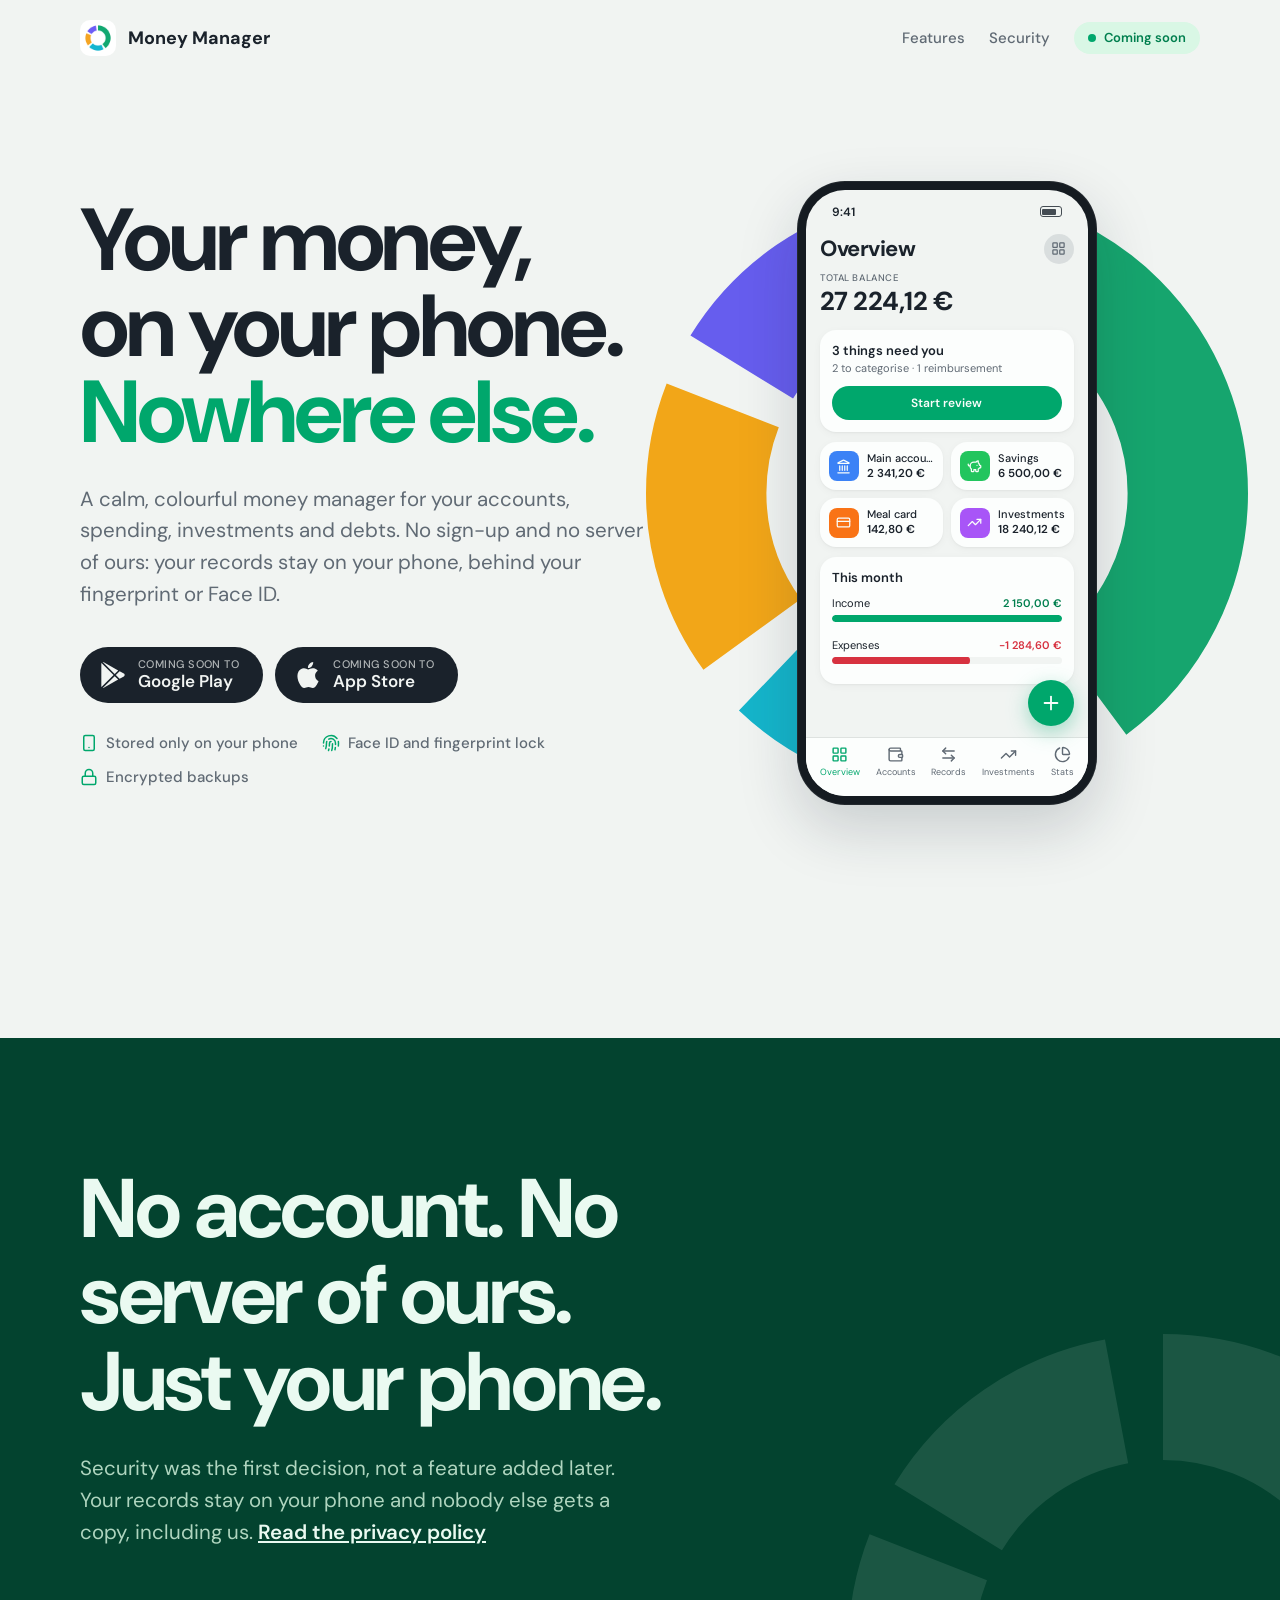
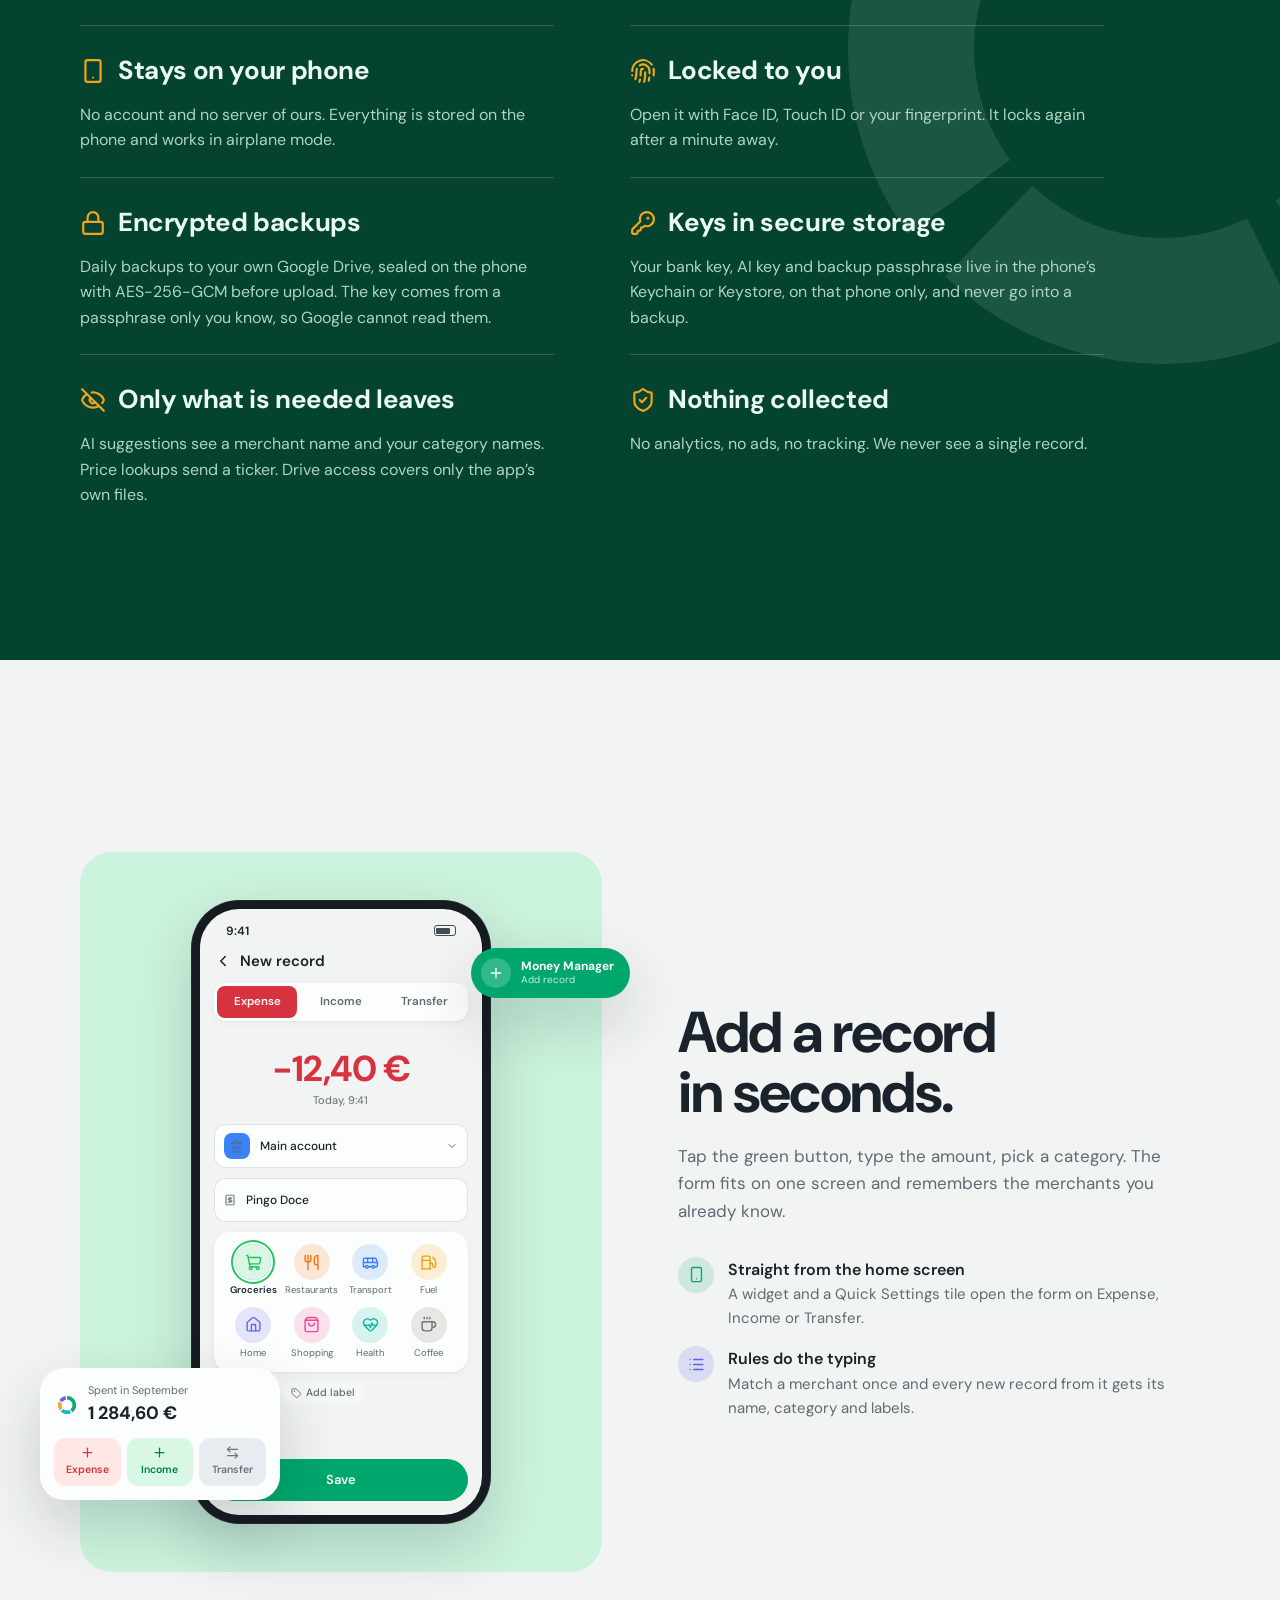
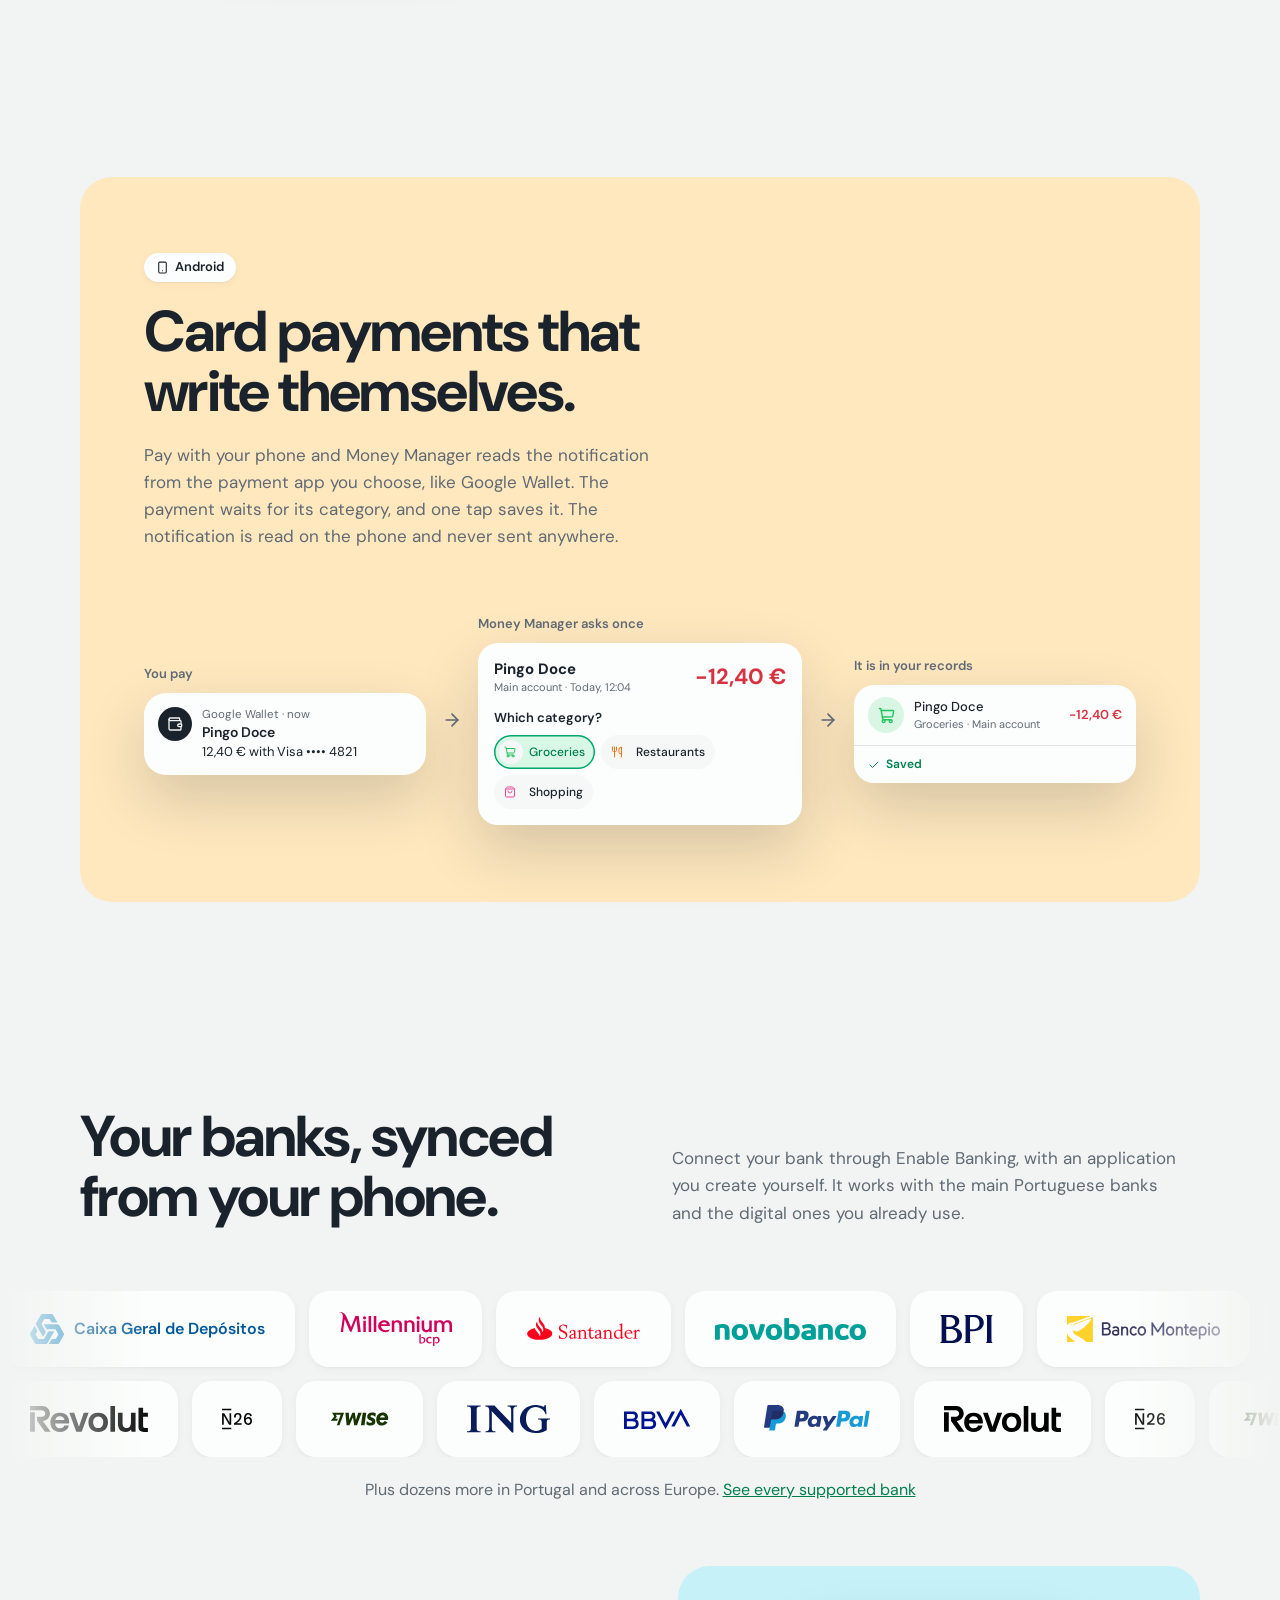
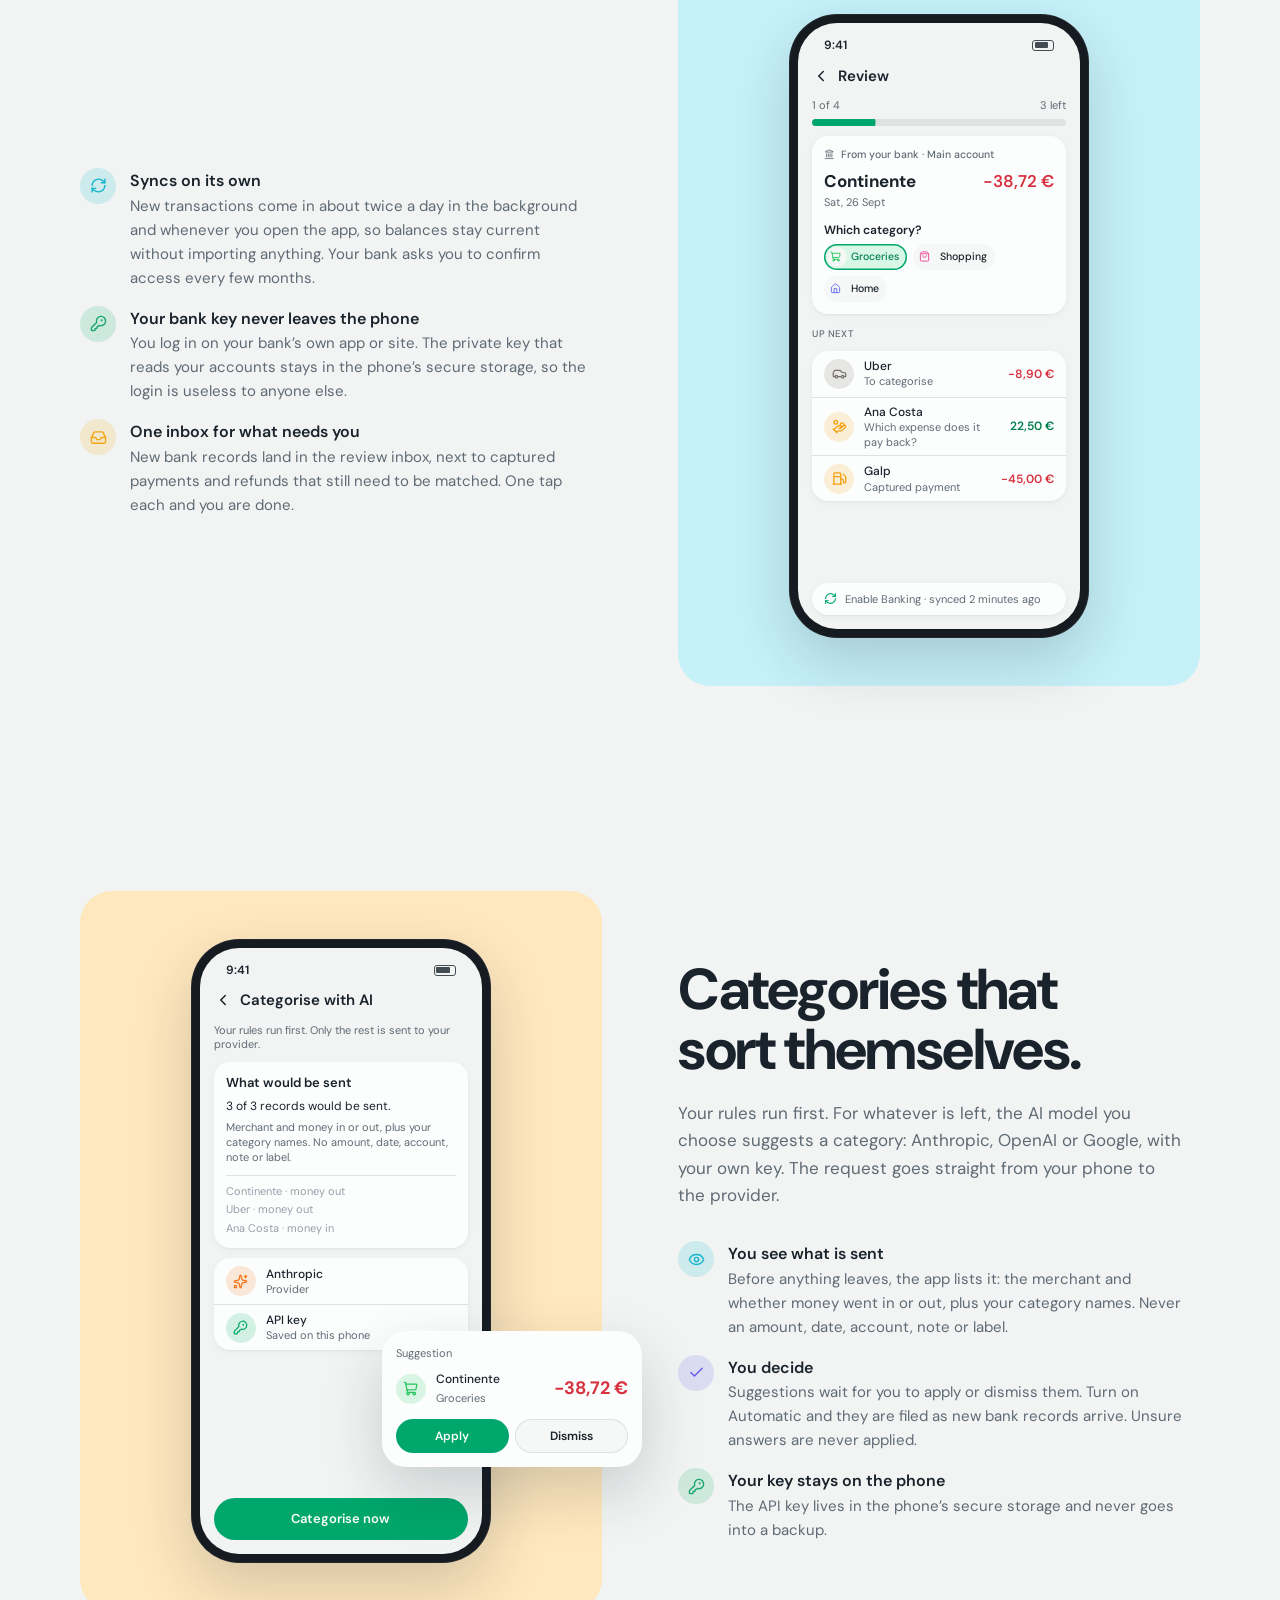
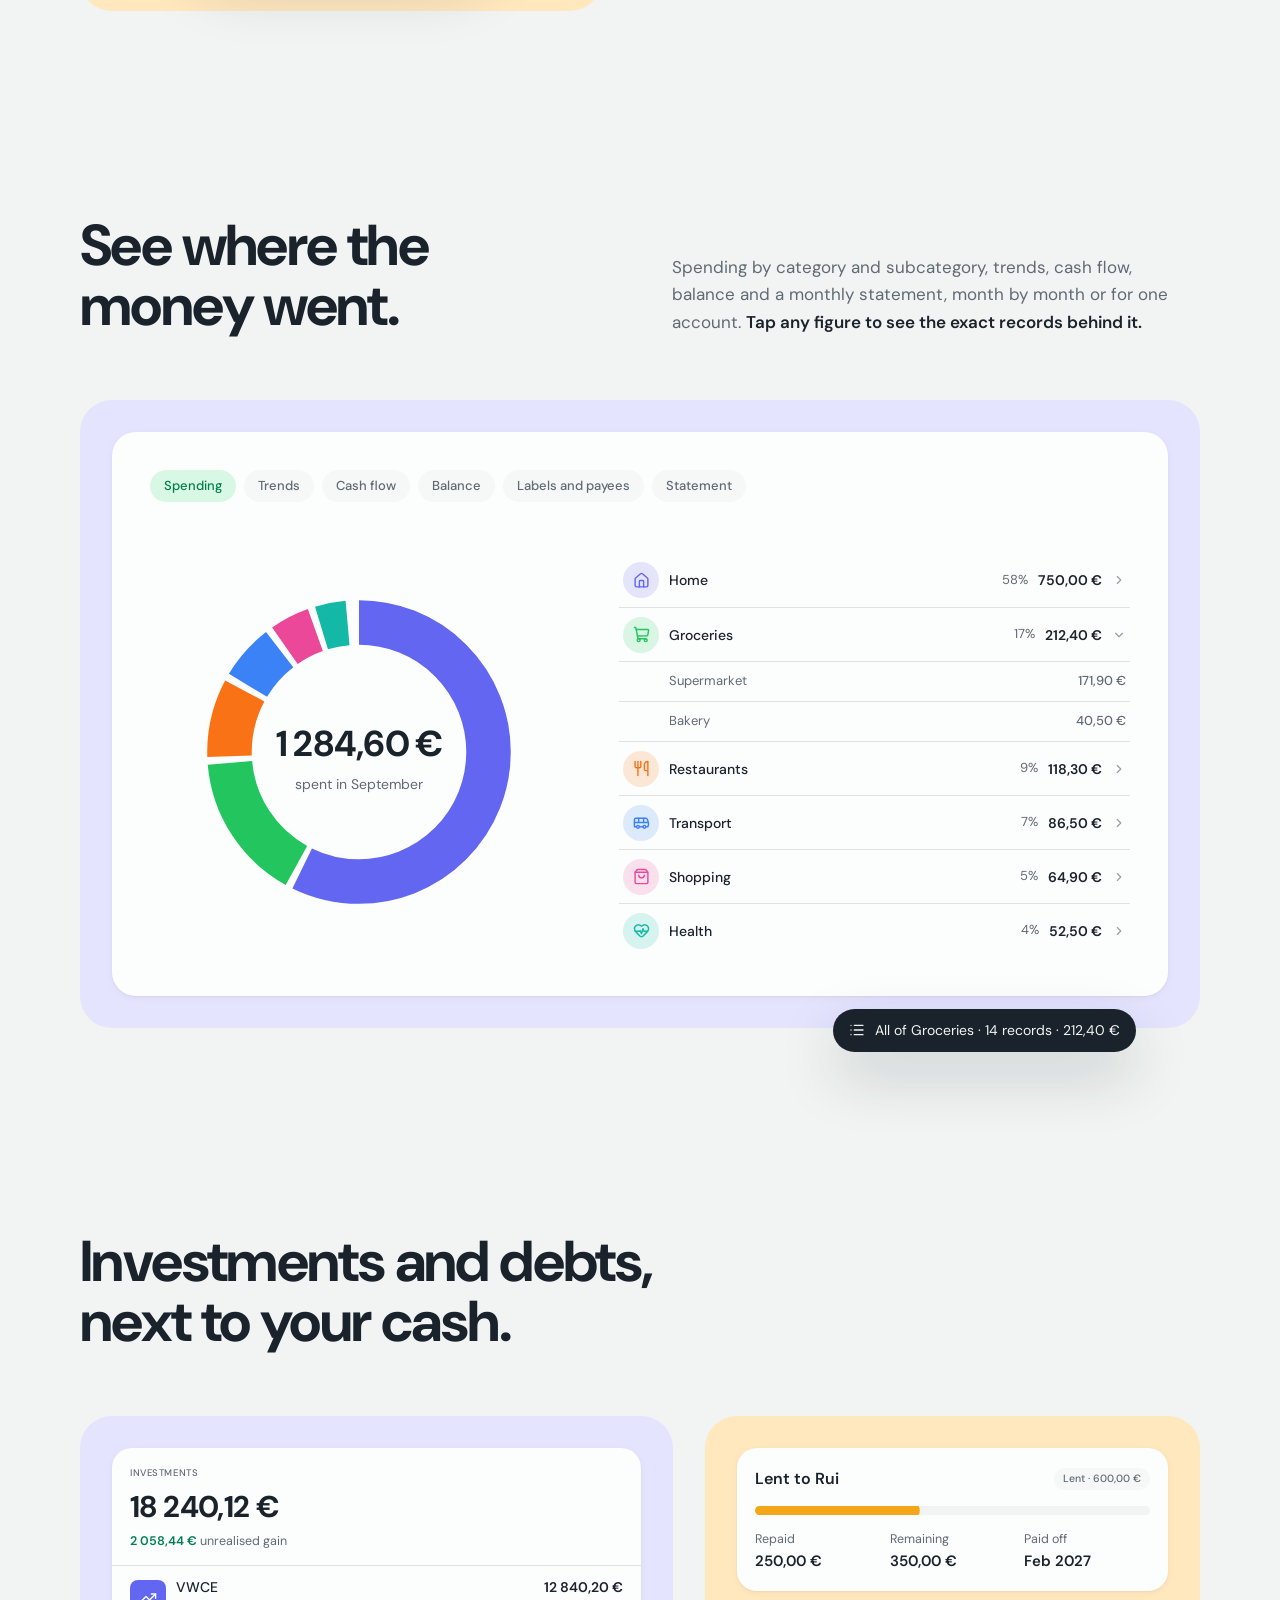
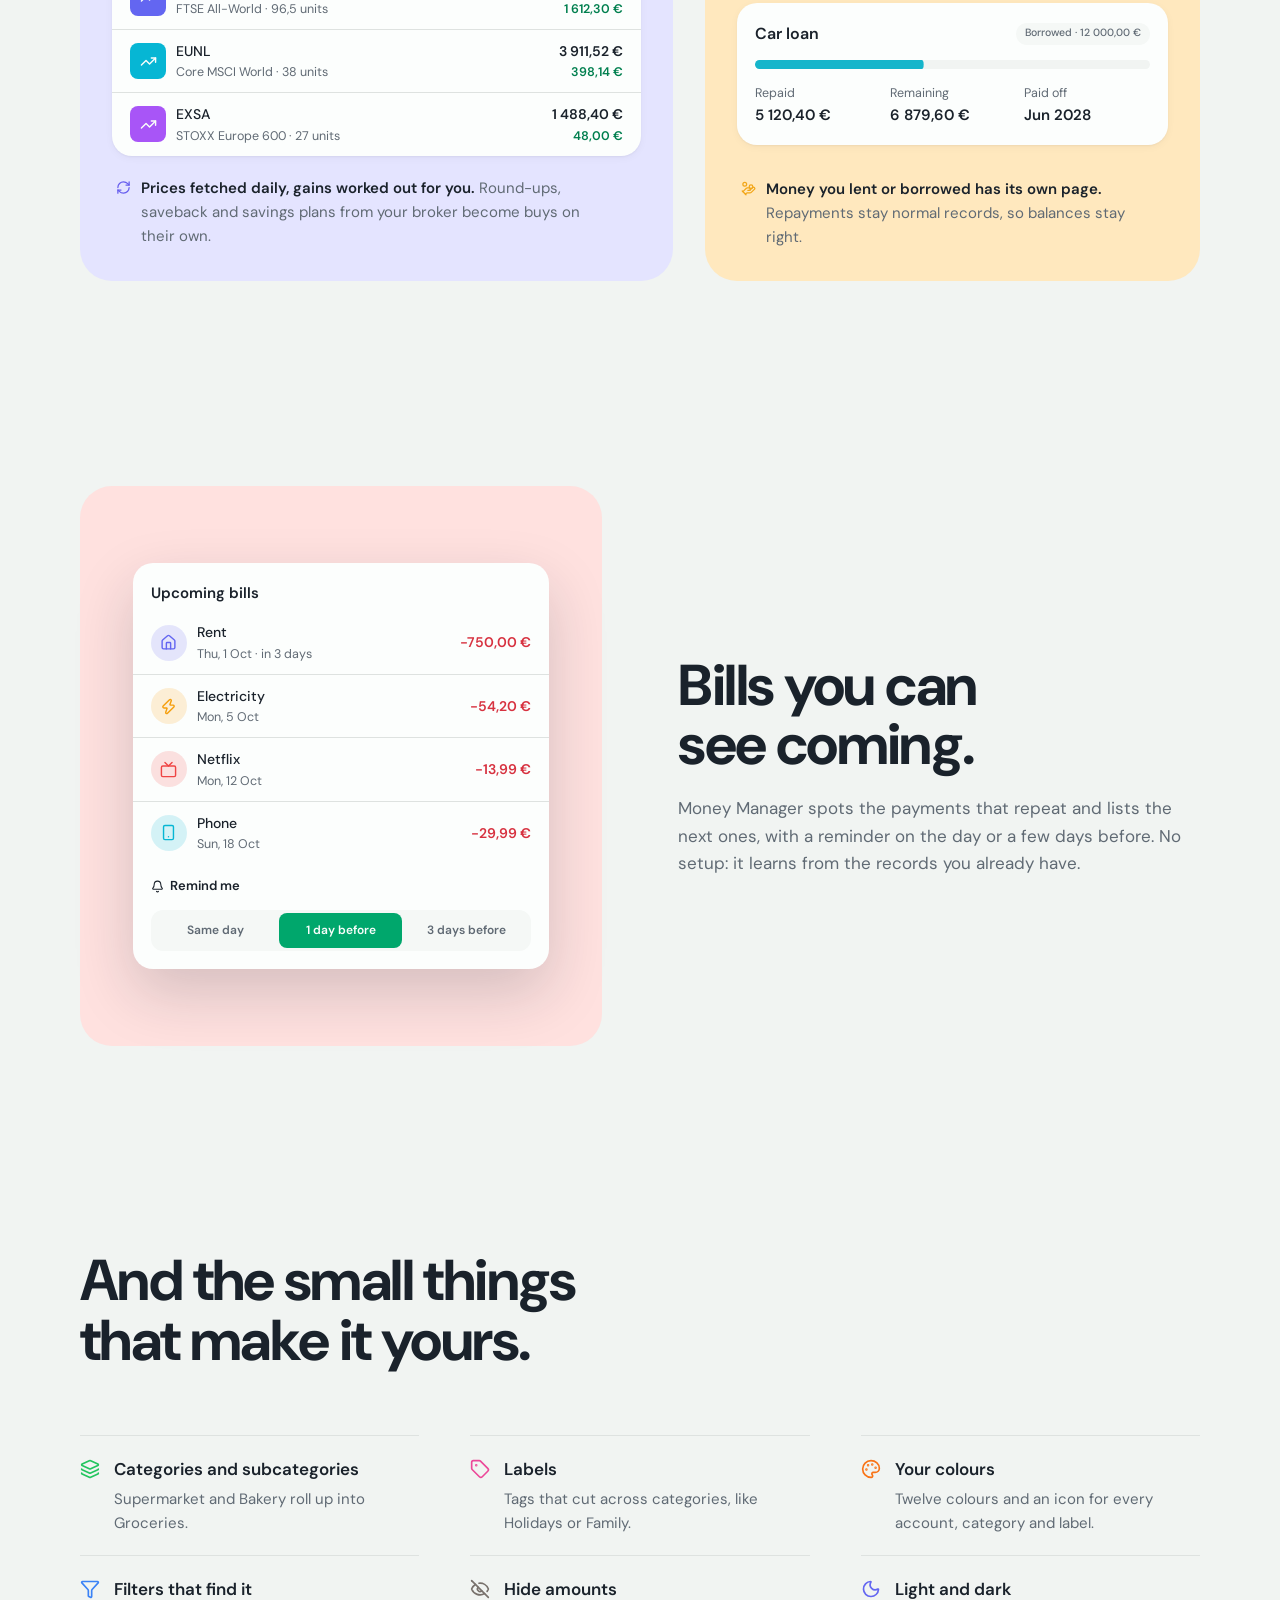
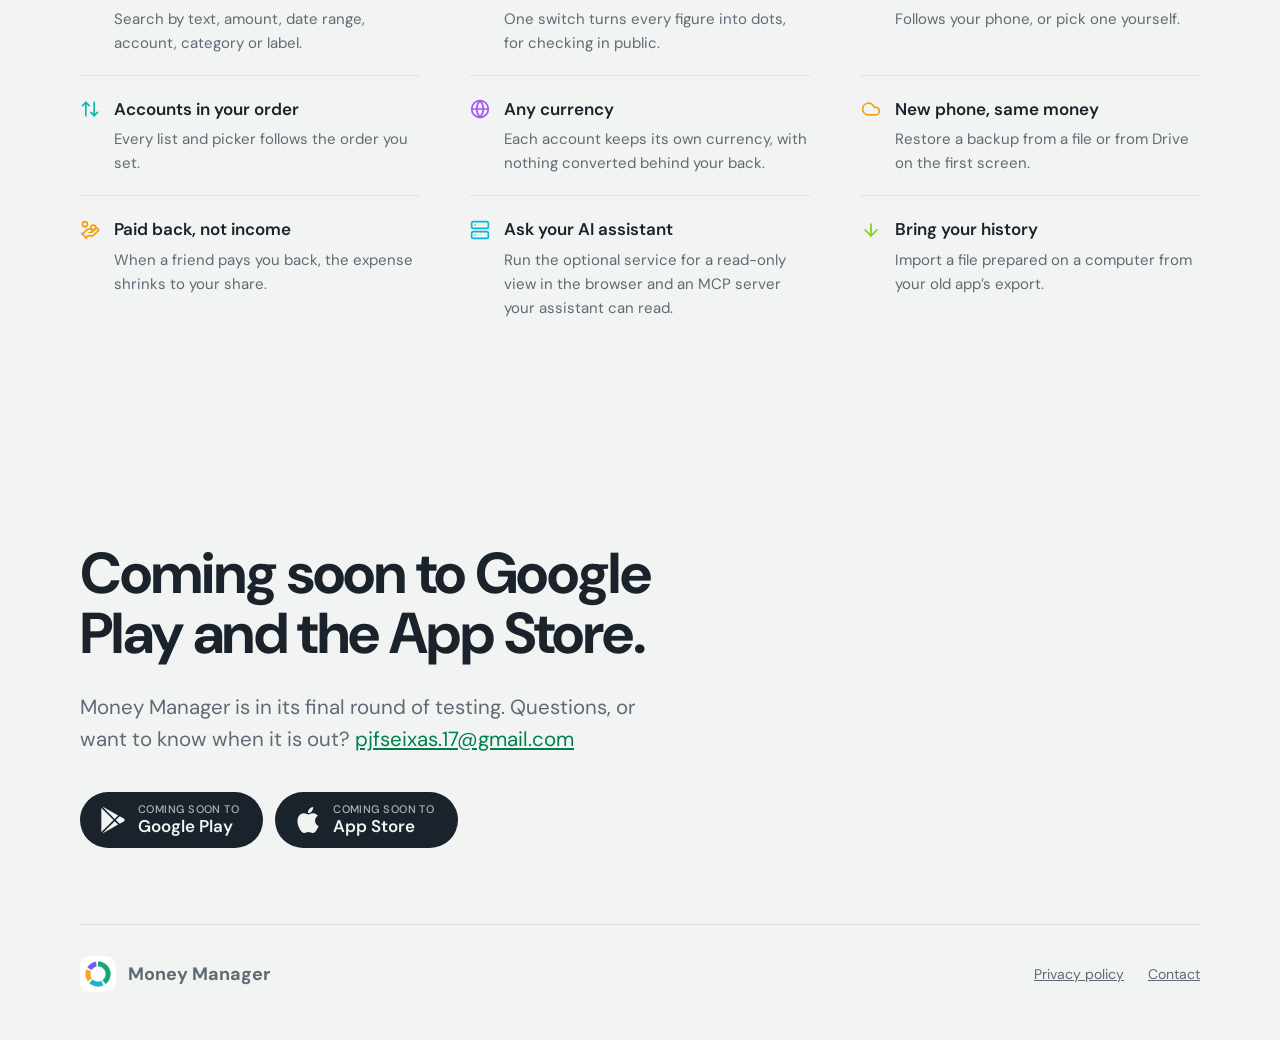
<file: index.html>
<!doctype html>
<html lang="en">
  <head>
    <meta charset="utf-8" />
    <meta name="viewport" content="width=device-width, initial-scale=1" />
    <title>Money Manager</title>
    <meta
      name="description"
      content="A calm, colourful money manager for accounts, spending, investments and debts. No sign-up and no server: your records live on your phone."
    />
    <meta property="og:title" content="Money Manager" />
    <meta
      property="og:description"
      content="Your money, on your phone. Nowhere else."
    />
    <meta property="og:image" content="icon.png" />
    <meta
      name="theme-color"
      content="#f1f4f2"
      media="(prefers-color-scheme: light)"
    />
    <meta
      name="theme-color"
      content="#0c1014"
      media="(prefers-color-scheme: dark)"
    />
    <link rel="icon" href="icon.png" />
    <link rel="preconnect" href="https://fonts.googleapis.com" />
    <link rel="preconnect" href="https://fonts.gstatic.com" crossorigin />
    <link
      rel="stylesheet"
      href="https://fonts.googleapis.com/css2?family=DM+Sans:opsz,wght@9..40,400..700&display=swap"
    />
    <link rel="stylesheet" href="styles.css" />
    <script>
      document.documentElement.classList.add("js");
    </script>
  </head>
  <body>
    <svg width="0" height="0" style="position: absolute" aria-hidden="true">
      <symbol id="i-plus" viewBox="0 0 24 24">
        <path d="M5 12h14" />
        <path d="M12 5v14" />
      </symbol>
      <symbol id="i-wallet" viewBox="0 0 24 24">
        <path
          d="M19 7V4a1 1 0 0 0-1-1H5a2 2 0 0 0 0 4h15a1 1 0 0 1 1 1v4h-3a2 2 0 0 0 0 4h3a1 1 0 0 0 1-1v-2a1 1 0 0 0-1-1"
        />
        <path d="M3 5v14a2 2 0 0 0 2 2h15a1 1 0 0 0 1-1v-4" />
      </symbol>
      <symbol id="i-piggy-bank" viewBox="0 0 24 24">
        <path
          d="M11 17h3v2a1 1 0 0 0 1 1h2a1 1 0 0 0 1-1v-3a3.16 3.16 0 0 0 2-2h1a1 1 0 0 0 1-1v-2a1 1 0 0 0-1-1h-1a5 5 0 0 0-2-4V3a4 4 0 0 0-3.2 1.6l-.3.4H11a6 6 0 0 0-6 6v1a5 5 0 0 0 2 4v3a1 1 0 0 0 1 1h2a1 1 0 0 0 1-1z"
        />
        <path d="M16 10h.01" />
        <path d="M2 8v1a2 2 0 0 0 2 2h1" />
      </symbol>
      <symbol id="i-credit-card" viewBox="0 0 24 24">
        <rect width="20" height="14" x="2" y="5" rx="2" />
        <line x1="2" x2="22" y1="10" y2="10" />
      </symbol>
      <symbol id="i-trending-up" viewBox="0 0 24 24">
        <path d="M16 7h6v6" />
        <path d="m22 7-8.5 8.5-5-5L2 17" />
      </symbol>
      <symbol id="i-landmark" viewBox="0 0 24 24">
        <path d="M10 18v-7" />
        <path
          d="M11.119 2.205a2 2 0 0 1 1.762 0l7.84 3.846A.5.5 0 0 1 20.5 7h-17a.5.5 0 0 1-.22-.949z"
        />
        <path d="M14 18v-7" />
        <path d="M18 18v-7" />
        <path d="M3 22h18" />
        <path d="M6 18v-7" />
      </symbol>
      <symbol id="i-hand-coins" viewBox="0 0 24 24">
        <path d="M11 15h2a2 2 0 1 0 0-4h-3c-.6 0-1.1.2-1.4.6L3 17" />
        <path
          d="m7 21 1.6-1.4c.3-.4.8-.6 1.4-.6h4c1.1 0 2.1-.4 2.8-1.2l4.6-4.4a2 2 0 0 0-2.75-2.91l-4.2 3.9"
        />
        <path d="m2 16 6 6" />
        <circle cx="16" cy="9" r="2.9" />
        <circle cx="6" cy="5" r="3" />
      </symbol>
      <symbol id="i-shopping-cart" viewBox="0 0 24 24">
        <path
          d="m2.05 2.05 1.099-.028a1 1 0 0 1 1.008.815l2.69 14.347A1 1 0 0 0 7.83 18H18"
        />
        <path
          d="M4.563 5h16.435a1 1 0 0 1 .981 1.204l-1.026 6.226A2 2 0 0 1 18.962 14H6.25"
        />
        <circle cx="18" cy="20" r="2" />
        <circle cx="8" cy="20" r="2" />
      </symbol>
      <symbol id="i-utensils" viewBox="0 0 24 24">
        <path d="M3 2v7c0 1.1.9 2 2 2h4a2 2 0 0 0 2-2V2" />
        <path d="M7 2v20" />
        <path d="M21 15V2a5 5 0 0 0-5 5v6c0 1.1.9 2 2 2h3Zm0 0v7" />
      </symbol>
      <symbol id="i-car" viewBox="0 0 24 24">
        <path
          d="M19 17h2c.6 0 1-.4 1-1v-3c0-.9-.7-1.7-1.5-1.9C18.7 10.6 16 10 16 10s-1.3-1.4-2.2-2.3c-.5-.4-1.1-.7-1.8-.7H5c-.6 0-1.1.4-1.4.9l-1.4 2.9A3.7 3.7 0 0 0 2 12v4c0 .6.4 1 1 1h2"
        />
        <circle cx="7" cy="17" r="2" />
        <path d="M9 17h6" />
        <circle cx="17" cy="17" r="2" />
      </symbol>
      <symbol id="i-fuel" viewBox="0 0 24 24">
        <path
          d="M14 13h2a2 2 0 0 1 2 2v2a2 2 0 0 0 4 0v-6.998a2 2 0 0 0-.59-1.42L18 5"
        />
        <path d="M14 21V5a2 2 0 0 0-2-2H5a2 2 0 0 0-2 2v16" />
        <path d="M2 21h13" />
        <path d="M3 9h11" />
      </symbol>
      <symbol id="i-house" viewBox="0 0 24 24">
        <path d="M15 21v-8a1 1 0 0 0-1-1h-4a1 1 0 0 0-1 1v8" />
        <path
          d="M3 10a2 2 0 0 1 .709-1.528l7-6a2 2 0 0 1 2.582 0l7 6A2 2 0 0 1 21 10v9a2 2 0 0 1-2 2H5a2 2 0 0 1-2-2z"
        />
      </symbol>
      <symbol id="i-shopping-bag" viewBox="0 0 24 24">
        <path d="M16 10a4 4 0 0 1-8 0" />
        <path d="M3.103 6.034h17.794" />
        <path
          d="M3.4 5.467a2 2 0 0 0-.4 1.2V20a2 2 0 0 0 2 2h14a2 2 0 0 0 2-2V6.667a2 2 0 0 0-.4-1.2l-2-2.667A2 2 0 0 0 17 2H7a2 2 0 0 0-1.6.8z"
        />
      </symbol>
      <symbol id="i-heart-pulse" viewBox="0 0 24 24">
        <path
          d="M2 9.5a5.5 5.5 0 0 1 9.591-3.676.56.56 0 0 0 .818 0A5.49 5.49 0 0 1 22 9.5c0 2.29-1.5 4-3 5.5l-5.492 5.313a2 2 0 0 1-3 .019L5 15c-1.5-1.5-3-3.2-3-5.5"
        />
        <path d="M3.22 13H9.5l.5-1 2 4.5 2-7 1.5 3.5h5.27" />
      </symbol>
      <symbol id="i-arrow-left-right" viewBox="0 0 24 24">
        <path d="M8 3 4 7l4 4" />
        <path d="M4 7h16" />
        <path d="m16 21 4-4-4-4" />
        <path d="M20 17H4" />
      </symbol>
      <symbol id="i-bell" viewBox="0 0 24 24">
        <path d="M10.268 21a2 2 0 0 0 3.464 0" />
        <path
          d="M3.262 15.326A1 1 0 0 0 4 17h16a1 1 0 0 0 .74-1.673C19.41 13.956 18 12.499 18 8A6 6 0 0 0 6 8c0 4.499-1.411 5.956-2.738 7.326"
        />
      </symbol>
      <symbol id="i-sparkles" viewBox="0 0 24 24">
        <path
          d="M11.017 2.814a1 1 0 0 1 1.966 0l1.051 5.558a2 2 0 0 0 1.594 1.594l5.558 1.051a1 1 0 0 1 0 1.966l-5.558 1.051a2 2 0 0 0-1.594 1.594l-1.051 5.558a1 1 0 0 1-1.966 0l-1.051-5.558a2 2 0 0 0-1.594-1.594l-5.558-1.051a1 1 0 0 1 0-1.966l5.558-1.051a2 2 0 0 0 1.594-1.594z"
        />
        <path d="M20 2v4" />
        <path d="M22 4h-4" />
        <circle cx="4" cy="20" r="2" />
      </symbol>
      <symbol id="i-zap" viewBox="0 0 24 24">
        <path
          d="M15.914 4a1.5 1.5 0 00-2.474-1.561l-9 9A1.5 1.5 0 005.5 14h4.002a.5.5 0 01.471.666L8.086 20a1.5 1.5 0 002.475 1.56l9-9A1.5 1.5 0 0018.5 10h-3.997a.5.5 0 01-.472-.667z"
        />
      </symbol>
      <symbol id="i-tv" viewBox="0 0 24 24">
        <path d="m17 2-5 5-5-5" />
        <rect width="20" height="15" x="2" y="7" rx="2" />
      </symbol>
      <symbol id="i-smartphone" viewBox="0 0 24 24">
        <rect width="14" height="20" x="5" y="2" rx="2" ry="2" />
        <path d="M12 18h.01" />
      </symbol>
      <symbol id="i-eye-off" viewBox="0 0 24 24">
        <path
          d="M10.733 5.076a10.744 10.744 0 0 1 11.205 6.575 1 1 0 0 1 0 .696 10.747 10.747 0 0 1-1.444 2.49"
        />
        <path d="M14.084 14.158a3 3 0 0 1-4.242-4.242" />
        <path
          d="M17.479 17.499a10.75 10.75 0 0 1-15.417-5.151 1 1 0 0 1 0-.696 10.75 10.75 0 0 1 4.446-5.143"
        />
        <path d="m2 2 20 20" />
      </symbol>
      <symbol id="i-moon" viewBox="0 0 24 24">
        <path
          d="M20.985 12.486a9 9 0 1 1-9.473-9.472c.405-.022.617.46.402.803a6 6 0 0 0 8.268 8.268c.344-.215.825-.004.803.401"
        />
      </symbol>
      <symbol id="i-tag" viewBox="0 0 24 24">
        <path
          d="M12.586 2.586A2 2 0 0 0 11.172 2H4a2 2 0 0 0-2 2v7.172a2 2 0 0 0 .586 1.414l8.704 8.704a2.426 2.426 0 0 0 3.42 0l6.58-6.58a2.426 2.426 0 0 0 0-3.42z"
        />
        <circle cx="7.5" cy="7.5" r=".5" fill="currentColor" />
      </symbol>
      <symbol id="i-layers" viewBox="0 0 24 24">
        <path
          d="M12.83 2.18a2 2 0 0 0-1.66 0L2.6 6.08a1 1 0 0 0 0 1.83l8.58 3.91a2 2 0 0 0 1.66 0l8.58-3.9a1 1 0 0 0 0-1.83z"
        />
        <path
          d="M2 12a1 1 0 0 0 .58.91l8.6 3.91a2 2 0 0 0 1.65 0l8.58-3.9A1 1 0 0 0 22 12"
        />
        <path
          d="M2 17a1 1 0 0 0 .58.91l8.6 3.91a2 2 0 0 0 1.65 0l8.58-3.9A1 1 0 0 0 22 17"
        />
      </symbol>
      <symbol id="i-palette" viewBox="0 0 24 24">
        <path
          d="M12 22a1 1 0 0 1 0-20 10 9 0 0 1 10 9 5 5 0 0 1-5 5h-2.25a1.75 1.75 0 0 0-1.4 2.8l.3.4a1.75 1.75 0 0 1-1.4 2.8z"
        />
        <circle cx="13.5" cy="6.5" r=".5" fill="currentColor" />
        <circle cx="17.5" cy="10.5" r=".5" fill="currentColor" />
        <circle cx="6.5" cy="12.5" r=".5" fill="currentColor" />
        <circle cx="8.5" cy="7.5" r=".5" fill="currentColor" />
      </symbol>
      <symbol id="i-funnel" viewBox="0 0 24 24">
        <path
          d="M10 20a1 1 0 0 0 .553.895l2 1A1 1 0 0 0 14 21v-7a2 2 0 0 1 .517-1.341L21.74 4.67A1 1 0 0 0 21 3H3a1 1 0 0 0-.742 1.67l7.225 7.989A2 2 0 0 1 10 14z"
        />
      </symbol>
      <symbol id="i-arrow-up-down" viewBox="0 0 24 24">
        <path d="m21 16-4 4-4-4" />
        <path d="M17 20V4" />
        <path d="m3 8 4-4 4 4" />
        <path d="M7 4v16" />
      </symbol>
      <symbol id="i-cloud" viewBox="0 0 24 24">
        <path d="M17.5 19H9a7 7 0 1 1 6.71-9h1.79a4.5 4.5 0 1 1 0 9Z" />
      </symbol>
      <symbol id="i-lock" viewBox="0 0 24 24">
        <rect width="18" height="11" x="3" y="11" rx="2" ry="2" />
        <path d="M7 11V7a5 5 0 0 1 10 0v4" />
      </symbol>
      <symbol id="i-server" viewBox="0 0 24 24">
        <rect width="20" height="8" x="2" y="2" rx="2" ry="2" />
        <rect width="20" height="8" x="2" y="14" rx="2" ry="2" />
        <line x1="6" x2="6.01" y1="6" y2="6" />
        <line x1="6" x2="6.01" y1="18" y2="18" />
      </symbol>
      <symbol id="i-chart-pie" viewBox="0 0 24 24">
        <path
          d="M21 12c.552 0 1.005-.449.95-.998a10 10 0 0 0-8.953-8.951c-.55-.055-.998.398-.998.95v8a1 1 0 0 0 1 1z"
        />
        <path d="M21.21 15.89A10 10 0 1 1 8 2.83" />
      </symbol>
      <symbol id="i-chevron-right" viewBox="0 0 24 24">
        <path d="m9 18 6-6-6-6" />
      </symbol>
      <symbol id="i-check" viewBox="0 0 24 24">
        <path d="M20 6 9 17l-5-5" />
      </symbol>
      <symbol id="i-layout-grid" viewBox="0 0 24 24">
        <rect width="7" height="7" x="3" y="3" rx="1" />
        <rect width="7" height="7" x="14" y="3" rx="1" />
        <rect width="7" height="7" x="14" y="14" rx="1" />
        <rect width="7" height="7" x="3" y="14" rx="1" />
      </symbol>
      <symbol id="i-arrow-down" viewBox="0 0 24 24">
        <path d="M12 5v14" />
        <path d="m19 12-7 7-7-7" />
      </symbol>
      <symbol id="i-receipt" viewBox="0 0 24 24">
        <path d="M12 17V7" />
        <path d="M16 8h-6a2 2 0 0 0 0 4h4a2 2 0 0 1 0 4H8" />
        <path
          d="M4 3a1 1 0 0 1 1-1 1.3 1.3 0 0 1 .7.2l.933.6a1.3 1.3 0 0 0 1.4 0l.934-.6a1.3 1.3 0 0 1 1.4 0l.933.6a1.3 1.3 0 0 0 1.4 0l.933-.6a1.3 1.3 0 0 1 1.4 0l.934.6a1.3 1.3 0 0 0 1.4 0l.933-.6A1.3 1.3 0 0 1 19 2a1 1 0 0 1 1 1v18a1 1 0 0 1-1 1 1.3 1.3 0 0 1-.7-.2l-.933-.6a1.3 1.3 0 0 0-1.4 0l-.934.6a1.3 1.3 0 0 1-1.4 0l-.933-.6a1.3 1.3 0 0 0-1.4 0l-.933.6a1.3 1.3 0 0 1-1.4 0l-.934-.6a1.3 1.3 0 0 0-1.4 0l-.933.6a1.3 1.3 0 0 1-.7.2 1 1 0 0 1-1-1z"
        />
      </symbol>
      <symbol id="i-coffee" viewBox="0 0 24 24">
        <path d="M10 2v2" />
        <path d="M14 2v2" />
        <path
          d="M16 8a1 1 0 0 1 1 1v8a4 4 0 0 1-4 4H7a4 4 0 0 1-4-4V9a1 1 0 0 1 1-1h14a4 4 0 1 1 0 8h-1"
        />
        <path d="M6 2v2" />
      </symbol>
      <symbol id="i-bus" viewBox="0 0 24 24">
        <path d="M8 6v6" />
        <path d="M15 6v6" />
        <path d="M2 12h19.6" />
        <path
          d="M18 18h3s.5-1.7.8-2.8c.1-.4.2-.8.2-1.2 0-.4-.1-.8-.2-1.2l-1.4-5C20.1 6.8 19.1 6 18 6H4a2 2 0 0 0-2 2v10h3"
        />
        <circle cx="7" cy="18" r="2" />
        <path d="M9 18h5" />
        <circle cx="16" cy="18" r="2" />
      </symbol>
      <symbol id="i-chevron-left" viewBox="0 0 24 24">
        <path d="m15 18-6-6 6-6" />
      </symbol>
      <symbol id="i-chevron-down" viewBox="0 0 24 24">
        <path d="m6 9 6 6 6-6" />
      </symbol>
      <symbol id="i-refresh-cw" viewBox="0 0 24 24">
        <path d="M3 12a9 9 0 0 1 9-9 9.75 9.75 0 0 1 6.74 2.74L21 8" />
        <path d="M21 3v5h-5" />
        <path d="M21 12a9 9 0 0 1-9 9 9.75 9.75 0 0 1-6.74-2.74L3 16" />
        <path d="M8 16H3v5" />
      </symbol>
      <symbol id="i-shield-check" viewBox="0 0 24 24">
        <path
          d="M20 13c0 5-3.5 7.5-7.66 8.95a1 1 0 0 1-.67-.01C7.5 20.5 4 18 4 13V6a1 1 0 0 1 1-1c2 0 4.5-1.2 6.24-2.72a1.17 1.17 0 0 1 1.52 0C14.51 3.81 17 5 19 5a1 1 0 0 1 1 1z"
        />
        <path d="m9 12 2 2 4-4" />
      </symbol>
      <symbol id="i-list" viewBox="0 0 24 24">
        <path d="M3 5h.01" />
        <path d="M3 12h.01" />
        <path d="M3 19h.01" />
        <path d="M8 5h13" />
        <path d="M8 12h13" />
        <path d="M8 19h13" />
      </symbol>
      <symbol id="i-globe" viewBox="0 0 24 24">
        <circle cx="12" cy="12" r="10" />
        <path d="M12 2a14.5 14.5 0 0 0 0 20 14.5 14.5 0 0 0 0-20" />
        <path d="M2 12h20" />
      </symbol>
      <symbol id="i-fingerprint-pattern" viewBox="0 0 24 24">
        <path d="M12 10a2 2 0 0 0-2 2c0 1.02-.1 2.51-.26 4" />
        <path d="M14 13.12c0 2.38 0 6.38-1 8.88" />
        <path d="M17.29 21.02c.12-.6.43-2.3.5-3.02" />
        <path d="M2 12a10 10 0 0 1 18-6" />
        <path d="M2 16h.01" />
        <path d="M21.8 16c.2-2 .131-5.354 0-6" />
        <path d="M5 19.5C5.5 18 6 15 6 12a6 6 0 0 1 .34-2" />
        <path d="M8.65 22c.21-.66.45-1.32.57-2" />
        <path d="M9 6.8a6 6 0 0 1 9 5.2v2" />
      </symbol>
      <symbol id="i-key-round" viewBox="0 0 24 24">
        <path
          d="M2.586 17.414A2 2 0 0 0 2 18.828V21a1 1 0 0 0 1 1h3a1 1 0 0 0 1-1v-1a1 1 0 0 1 1-1h1a1 1 0 0 0 1-1v-1a1 1 0 0 1 1-1h.172a2 2 0 0 0 1.414-.586l.814-.814a6.5 6.5 0 1 0-4-4z"
        />
        <circle cx="16.5" cy="7.5" r=".5" fill="currentColor" />
      </symbol>
      <symbol id="i-apple" viewBox="0 0 24 24">
        <path
          d="M12.152 6.896c-.948 0-2.415-1.078-3.96-1.04-2.04.027-3.91 1.183-4.961 3.014-2.117 3.675-.546 9.103 1.519 12.09 1.013 1.454 2.208 3.09 3.792 3.039 1.52-.065 2.09-.987 3.935-.987 1.831 0 2.35.987 3.96.948 1.637-.026 2.676-1.48 3.676-2.948 1.156-1.688 1.636-3.325 1.662-3.415-.039-.013-3.182-1.221-3.22-4.857-.026-3.04 2.48-4.494 2.597-4.559-1.429-2.09-3.623-2.324-4.39-2.376-2-.156-3.675 1.09-4.61 1.09zM15.53 3.83c.843-1.012 1.4-2.427 1.245-3.83-1.207.052-2.662.805-3.532 1.818-.78.896-1.454 2.338-1.273 3.714 1.338.104 2.715-.688 3.559-1.701"
        />
      </symbol>
      <symbol id="i-googleplay" viewBox="0 0 24 24">
        <path
          d="M22.018 13.298l-3.919 2.218-3.515-3.493 3.543-3.521 3.891 2.202a1.49 1.49 0 0 1 0 2.594zM1.337.924a1.486 1.486 0 0 0-.112.568v21.017c0 .217.045.419.124.6l11.155-11.087L1.337.924zm12.207 10.065l3.258-3.238L3.45.195a1.466 1.466 0 0 0-.946-.179l11.04 10.973zm0 2.067l-11 10.933c.298.036.612-.016.906-.183l13.324-7.54-3.23-3.21z"
        />
      </symbol>
      <symbol id="i-eye" viewBox="0 0 24 24">
        <path
          d="M2.062 12.348a1 1 0 0 1 0-.696 10.75 10.75 0 0 1 19.876 0 1 1 0 0 1 0 .696 10.75 10.75 0 0 1-19.876 0"
        />
        <circle cx="12" cy="12" r="3" />
      </symbol>
      <symbol id="i-inbox" viewBox="0 0 24 24">
        <polyline points="22 12 16 12 14 15 10 15 8 12 2 12" />
        <path
          d="M5.45 5.11 2 12v6a2 2 0 0 0 2 2h16a2 2 0 0 0 2-2v-6l-3.45-6.89A2 2 0 0 0 16.76 4H7.24a2 2 0 0 0-1.79 1.11z"
        />
      </symbol>
    </svg>

    <header class="wrap topbar">
      <a class="brand" href="./"><img src="icon.png" alt="" />Money Manager</a>
      <nav aria-label="Main">
        <a class="hide-sm" href="#features">Features</a>
        <a class="hide-sm" href="#security">Security</a>
        <span class="soon">Coming soon</span>
      </nav>
    </header>

    <main>
      <section class="wrap hero">
        <div class="reveal">
          <h1 class="display">
            Your money, on your phone. <span>Nowhere else.</span>
          </h1>
          <p class="lead">
            A calm, colourful money manager for your accounts, spending,
            investments and debts. No sign-up and no server of ours: your
            records stay on your phone, behind your fingerprint or Face ID.
          </p>
          <div class="stores" aria-label="App stores">
            <span class="store"
              ><svg class="logo" aria-hidden="true">
                <use href="#i-googleplay" /></svg
              ><span
                ><small>Coming soon to</small><b>Google Play</b></span
              ></span
            >
            <span class="store"
              ><svg class="logo" aria-hidden="true"><use href="#i-apple" /></svg
              ><span><small>Coming soon to</small><b>App Store</b></span></span
            >
          </div>
          <ul class="trust">
            <li>
              <svg class="i"><use href="#i-smartphone" /></svg>Stored only on
              your phone
            </li>
            <li>
              <svg class="i"><use href="#i-fingerprint-pattern" /></svg>Face ID
              and fingerprint lock
            </li>
            <li>
              <svg class="i"><use href="#i-lock" /></svg>Encrypted backups
            </li>
          </ul>
        </div>

        <div class="hero-visual">
          <svg class="ring" viewBox="0 0 100 100" aria-hidden="true">
            <g transform="rotate(-90 50 50)">
              <circle
                cx="50"
                cy="50"
                r="28"
                pathLength="360"
                stroke="var(--ring-green)"
                style="--len: 143.6"
              />
              <circle
                cx="50"
                cy="50"
                r="28"
                pathLength="360"
                stroke="var(--ring-cyan)"
                stroke-dashoffset="-153.8"
                style="--len: 70.2; --d: 150ms"
              />
              <circle
                cx="50"
                cy="50"
                r="28"
                pathLength="360"
                stroke="var(--ring-amber)"
                stroke-dashoffset="-234.3"
                style="--len: 57.4; --d: 300ms"
              />
              <circle
                cx="50"
                cy="50"
                r="28"
                pathLength="360"
                stroke="var(--ring-violet)"
                stroke-dashoffset="-301.9"
                style="--len: 47.9; --d: 450ms"
              />
            </g>
          </svg>

          <div
            class="phone reveal"
            style="--d: 200ms"
            role="img"
            aria-label="The Overview screen: total balance, four account tiles and this month's income and expenses"
          >
            <div class="screen" aria-hidden="true">
              <div class="status"><span>9:41</span><i></i></div>
              <div class="body">
                <div
                  style="
                    display: flex;
                    justify-content: space-between;
                    align-items: flex-start;
                  "
                >
                  <div>
                    <div class="h">Overview</div>
                    <div class="cap" style="margin-top: 8px">Total balance</div>
                    <div class="big">27 224,12 €</div>
                  </div>
                  <span class="cat" style="--c: var(--ink-muted)"
                    ><svg class="i"><use href="#i-layout-grid" /></svg
                  ></span>
                </div>

                <div class="surface pad">
                  <div class="st">3 things need you</div>
                  <div class="meta" style="margin: 2px 0 10px">
                    2 to categorise · 1 reimbursement
                  </div>
                  <div class="btn">Start review</div>
                </div>

                <div class="accounts">
                  <div class="surface">
                    <span class="acc" style="--c: #3b82f6"
                      ><svg class="i"><use href="#i-landmark" /></svg
                    ></span>
                    <div style="min-width: 0">
                      <div class="name">Main account</div>
                      <div class="amt">2 341,20 €</div>
                    </div>
                  </div>
                  <div class="surface">
                    <span class="acc" style="--c: #22c55e"
                      ><svg class="i"><use href="#i-piggy-bank" /></svg
                    ></span>
                    <div style="min-width: 0">
                      <div class="name">Savings</div>
                      <div class="amt">6 500,00 €</div>
                    </div>
                  </div>
                  <div class="surface">
                    <span class="acc" style="--c: #f97316"
                      ><svg class="i"><use href="#i-credit-card" /></svg
                    ></span>
                    <div style="min-width: 0">
                      <div class="name">Meal card</div>
                      <div class="amt">142,80 €</div>
                    </div>
                  </div>
                  <div class="surface">
                    <span class="acc" style="--c: #a855f7"
                      ><svg class="i"><use href="#i-trending-up" /></svg
                    ></span>
                    <div style="min-width: 0">
                      <div class="name">Investments</div>
                      <div class="amt">18 240,12 €</div>
                    </div>
                  </div>
                </div>

                <div class="surface pad">
                  <div class="st">This month</div>
                  <div class="flow">
                    <div style="display: block">
                      <div>
                        <span>Income</span
                        ><span class="amt in">2 150,00 €</span>
                      </div>
                      <div class="bar" style="--c: var(--primary); --v: 1">
                        <b></b>
                      </div>
                    </div>
                    <div style="display: block">
                      <div>
                        <span>Expenses</span
                        ><span class="amt out">−1 284,60 €</span>
                      </div>
                      <div class="bar" style="--c: var(--expense); --v: 0.6">
                        <b></b>
                      </div>
                    </div>
                  </div>
                </div>
              </div>
              <div class="fab">
                <svg class="i"><use href="#i-plus" /></svg>
              </div>
              <div class="tabbar">
                <span class="on"
                  ><svg class="i"><use href="#i-layout-grid" /></svg
                  >Overview</span
                >
                <span
                  ><svg class="i"><use href="#i-wallet" /></svg>Accounts</span
                >
                <span
                  ><svg class="i"><use href="#i-arrow-left-right" /></svg
                  >Records</span
                >
                <span
                  ><svg class="i"><use href="#i-trending-up" /></svg
                  >Investments</span
                >
                <span
                  ><svg class="i"><use href="#i-chart-pie" /></svg>Stats</span
                >
              </div>
            </div>
          </div>
        </div>
      </section>

      <section class="privacy" id="security">
        <svg class="ring" viewBox="0 0 100 100" aria-hidden="true">
          <g transform="rotate(-90 50 50)">
            <circle
              cx="50"
              cy="50"
              r="28"
              pathLength="360"
              stroke="var(--band-ink)"
              style="--len: 143.6"
            />
            <circle
              cx="50"
              cy="50"
              r="28"
              pathLength="360"
              stroke="var(--band-ink)"
              stroke-dashoffset="-153.8"
              style="--len: 70.2; --d: 150ms"
            />
            <circle
              cx="50"
              cy="50"
              r="28"
              pathLength="360"
              stroke="var(--band-ink)"
              stroke-dashoffset="-234.3"
              style="--len: 57.4; --d: 300ms"
            />
            <circle
              cx="50"
              cy="50"
              r="28"
              pathLength="360"
              stroke="var(--band-ink)"
              stroke-dashoffset="-301.9"
              style="--len: 47.9; --d: 450ms"
            />
          </g>
        </svg>
        <div class="wrap">
          <h2 class="title reveal">
            No account. No server of ours. Just your phone.
          </h2>
          <p class="lead reveal" style="--d: 100ms">
            Security was the first decision, not a feature added later. Your
            records stay on your phone and nobody else gets a copy, including
            us. <a href="privacy.html">Read the privacy policy</a>
          </p>
          <ul class="facts">
            <li class="reveal">
              <h3>
                <svg class="i"><use href="#i-smartphone" /></svg>Stays on your
                phone
              </h3>
              <p>
                No account and no server of ours. Everything is stored on the
                phone and works in airplane mode.
              </p>
            </li>
            <li class="reveal" style="--d: 100ms">
              <h3>
                <svg class="i"><use href="#i-fingerprint-pattern" /></svg>Locked
                to you
              </h3>
              <p>
                Open it with Face ID, Touch ID or your fingerprint. It locks
                again after a minute away.
              </p>
            </li>
            <li class="reveal">
              <h3>
                <svg class="i"><use href="#i-lock" /></svg>Encrypted backups
              </h3>
              <p>
                Daily backups to your own Google Drive, sealed on the phone with
                AES-256-GCM before upload. The key comes from a passphrase only
                you know, so Google cannot read them.
              </p>
            </li>
            <li class="reveal" style="--d: 100ms">
              <h3>
                <svg class="i"><use href="#i-key-round" /></svg>Keys in secure
                storage
              </h3>
              <p>
                Your bank key, AI key and backup passphrase live in the
                phone&#8217;s Keychain or Keystore, on that phone only, and
                never go into a backup.
              </p>
            </li>
            <li class="reveal">
              <h3>
                <svg class="i"><use href="#i-eye-off" /></svg>Only what is
                needed leaves
              </h3>
              <p>
                AI suggestions see a merchant name and your category names.
                Price lookups send a ticker. Drive access covers only the
                app&#8217;s own files.
              </p>
            </li>
            <li class="reveal" style="--d: 100ms">
              <h3>
                <svg class="i"><use href="#i-shield-check" /></svg>Nothing
                collected
              </h3>
              <p>
                No analytics, no ads, no tracking. We never see a single record.
              </p>
            </li>
          </ul>
        </div>
      </section>

      <div id="features"></div>

      <section class="wrap chapter flip">
        <div class="copy reveal">
          <h2 class="title">Add a record in seconds.</h2>
          <p>
            Tap the green button, type the amount, pick a category. The form
            fits on one screen and remembers the merchants you already know.
          </p>
          <ul class="points">
            <li>
              <span class="glyph" style="--c: var(--ring-green)"
                ><svg class="i"><use href="#i-smartphone" /></svg
              ></span>
              <span
                ><b>Straight from the home screen</b>A widget and a Quick
                Settings tile open the form on Expense, Income or
                Transfer.</span
              >
            </li>
            <li>
              <span class="glyph" style="--c: var(--ring-violet)"
                ><svg class="i"><use href="#i-list" /></svg
              ></span>
              <span
                ><b>Rules do the typing</b>Match a merchant once and every new
                record from it gets its name, category and labels.</span
              >
            </li>
          </ul>
        </div>

        <div
          class="stage record-stage reveal"
          style="--stage: var(--tint-green)"
        >
          <div class="tile-qs" aria-hidden="true">
            <svg class="i"><use href="#i-plus" /></svg>
            <span><b>Money Manager</b><small>Add record</small></span>
          </div>

          <div
            class="phone"
            role="img"
            aria-label="The new record form with Expense selected, an amount of 12,40 euros and Groceries picked"
          >
            <div class="screen" aria-hidden="true">
              <div class="status"><span>9:41</span><i></i></div>
              <div class="appbar">
                <svg class="i"><use href="#i-chevron-left" /></svg>New record
              </div>
              <div class="body">
                <div class="seg">
                  <span class="on" style="--c: var(--expense)">Expense</span
                  ><span>Income</span><span>Transfer</span>
                </div>
                <div class="amount-field">
                  <div class="big out">−12,40 €</div>
                  <div class="meta">Today, 9:41</div>
                </div>
                <div class="field">
                  <span
                    class="acc"
                    style="
                      --c: #3b82f6;
                      width: 26px;
                      height: 26px;
                      font-size: 13px;
                    "
                    ><svg class="i"><use href="#i-landmark" /></svg
                  ></span>
                  <span class="grow">Main account</span
                  ><svg class="i"><use href="#i-chevron-down" /></svg>
                </div>
                <div class="field">
                  <svg class="i"><use href="#i-receipt" /></svg
                  ><span class="grow">Pingo Doce</span>
                </div>
                <div class="surface pad">
                  <div class="cats">
                    <span class="picked"
                      ><span class="cat" style="--c: #22c55e"
                        ><svg class="i">
                          <use href="#i-shopping-cart" /></svg></span
                      >Groceries</span
                    >
                    <span
                      ><span class="cat" style="--c: #f97316"
                        ><svg class="i"><use href="#i-utensils" /></svg></span
                      >Restaurants</span
                    >
                    <span
                      ><span class="cat" style="--c: #3b82f6"
                        ><svg class="i"><use href="#i-bus" /></svg></span
                      >Transport</span
                    >
                    <span
                      ><span class="cat" style="--c: #f59e0b"
                        ><svg class="i"><use href="#i-fuel" /></svg></span
                      >Fuel</span
                    >
                    <span
                      ><span class="cat" style="--c: #6366f1"
                        ><svg class="i"><use href="#i-house" /></svg></span
                      >Home</span
                    >
                    <span
                      ><span class="cat" style="--c: #ec4899"
                        ><svg class="i">
                          <use href="#i-shopping-bag" /></svg></span
                      >Shopping</span
                    >
                    <span
                      ><span class="cat" style="--c: #14b8a6"
                        ><svg class="i">
                          <use href="#i-heart-pulse" /></svg></span
                      >Health</span
                    >
                    <span
                      ><span class="cat" style="--c: #78716c"
                        ><svg class="i"><use href="#i-coffee" /></svg></span
                      >Coffee</span
                    >
                  </div>
                </div>
                <div style="display: flex; gap: 6px">
                  <span class="chip"
                    ><span class="dot" style="--c: #ec4899"></span>Family</span
                  >
                  <span class="chip"
                    ><svg class="i"><use href="#i-tag" /></svg>Add label</span
                  >
                </div>
                <div style="flex: 1"></div>
                <div class="btn lg">Save</div>
              </div>
            </div>
          </div>

          <div class="widget" aria-hidden="true">
            <header>
              <img src="icon.png" alt="" />
              <div>
                <div class="meta">Spent in September</div>
                <div class="amt">1 284,60 €</div>
              </div>
            </header>
            <div class="actions">
              <span style="--s: var(--expense-soft); --c: var(--expense)"
                ><svg class="i"><use href="#i-plus" /></svg>Expense</span
              >
              <span style="--s: var(--primary-soft); --c: var(--primary-deep)"
                ><svg class="i"><use href="#i-plus" /></svg>Income</span
              >
              <span style="--s: var(--transfer-soft); --c: var(--transfer)"
                ><svg class="i"><use href="#i-arrow-left-right" /></svg
                >Transfer</span
              >
            </div>
          </div>
        </div>
      </section>

      <section class="wrap capture">
        <div class="band">
          <div class="copy reveal">
            <span class="tag"
              ><svg class="i"><use href="#i-smartphone" /></svg>Android</span
            >
            <h2 class="title">Card payments that write themselves.</h2>
            <p>
              Pay with your phone and Money Manager reads the notification from
              the payment app you choose, like Google Wallet. The payment waits
              for its category, and one tap saves it. The notification is read
              on the phone and never sent anywhere.
            </p>
          </div>

          <div class="flowline">
            <div class="reveal">
              <div class="step-label">You pay</div>
              <div class="notif">
                <span class="app"
                  ><svg class="i"><use href="#i-wallet" /></svg
                ></span>
                <div>
                  <div class="meta">Google Wallet · now</div>
                  <b>Pingo Doce</b>
                  <span class="num">12,40 € with Visa •••• 4821</span>
                </div>
              </div>
            </div>
            <div class="arrow reveal" style="--d: 150ms" aria-hidden="true">
              <svg class="i"><use href="#i-arrow-down" /></svg>
            </div>
            <div class="reveal" style="--d: 250ms">
              <div class="step-label">Money Manager asks once</div>
              <div class="paycard">
                <div class="top">
                  <div>
                    <b style="font-size: 15px">Pingo Doce</b>
                    <div class="meta">Main account · Today, 12:04</div>
                  </div>
                  <span class="amt out">−12,40 €</span>
                </div>
                <div class="q">Which category?</div>
                <div class="picks">
                  <span class="on"
                    ><span class="cat" style="--c: #22c55e"
                      ><svg class="i">
                        <use href="#i-shopping-cart" /></svg></span
                    >Groceries</span
                  >
                  <span
                    ><span class="cat" style="--c: #f97316"
                      ><svg class="i"><use href="#i-utensils" /></svg></span
                    >Restaurants</span
                  >
                  <span
                    ><span class="cat" style="--c: #ec4899"
                      ><svg class="i"><use href="#i-shopping-bag" /></svg></span
                    >Shopping</span
                  >
                </div>
              </div>
            </div>
            <div class="arrow reveal" style="--d: 400ms" aria-hidden="true">
              <svg class="i"><use href="#i-arrow-down" /></svg>
            </div>
            <div class="reveal" style="--d: 500ms">
              <div class="step-label">It is in your records</div>
              <div class="saved">
                <div class="row">
                  <span class="cat" style="--c: #22c55e"
                    ><svg class="i"><use href="#i-shopping-cart" /></svg
                  ></span>
                  <div class="grow">
                    <div class="name">Pingo Doce</div>
                    <div class="meta">Groceries · Main account</div>
                  </div>
                  <span class="amt out">−12,40 €</span>
                </div>
                <div class="ok">
                  <svg class="i"><use href="#i-check" /></svg>Saved
                </div>
              </div>
            </div>
          </div>
        </div>
      </section>

      <section class="banks">
        <div class="wrap split-head">
          <h2 class="title reveal">Your banks, synced from your phone.</h2>
          <div class="copy reveal" style="--d: 100ms">
            <p>
              Connect your bank through Enable Banking, with an application you
              create yourself. It works with the main Portuguese banks and the
              digital ones you already use.
            </p>
          </div>
        </div>

        <div
          class="marquee reveal"
          role="region"
          aria-label="Some of the supported banks"
        >
          <div class="lane">
            <ul class="track">
              <li>
                <img src="banks/cgd.svg" alt="" style="--h: 30px" /><span
                  >Caixa Geral de Depósitos</span
                >
              </li>
              <li>
                <img
                  src="banks/millennium.svg"
                  alt="Millennium bcp"
                  style="--h: 34px"
                />
              </li>
              <li>
                <img
                  src="banks/santander.svg"
                  alt="Santander"
                  style="--h: 26px"
                />
              </li>
              <li>
                <img
                  src="banks/novobanco.svg"
                  alt="novobanco"
                  style="--h: 22px"
                />
              </li>
              <li><img src="banks/bpi.svg" alt="BPI" style="--h: 28px" /></li>
              <li>
                <img
                  src="banks/montepio.svg"
                  alt="Banco Montepio"
                  style="--h: 26px"
                />
              </li>
              <li>
                <img
                  src="banks/bankinter.svg"
                  alt="Bankinter"
                  style="--h: 22px"
                />
              </li>
              <li>
                <img src="banks/abanca.svg" alt="Abanca" style="--h: 22px" />
              </li>
              <li aria-hidden="true">
                <img src="banks/cgd.svg" alt="" style="--h: 30px" /><span
                  >Caixa Geral de Depósitos</span
                >
              </li>
              <li aria-hidden="true">
                <img src="banks/millennium.svg" alt="" style="--h: 34px" />
              </li>
              <li aria-hidden="true">
                <img src="banks/santander.svg" alt="" style="--h: 26px" />
              </li>
              <li aria-hidden="true">
                <img src="banks/novobanco.svg" alt="" style="--h: 22px" />
              </li>
              <li aria-hidden="true">
                <img src="banks/bpi.svg" alt="" style="--h: 28px" />
              </li>
              <li aria-hidden="true">
                <img src="banks/montepio.svg" alt="" style="--h: 26px" />
              </li>
              <li aria-hidden="true">
                <img src="banks/bankinter.svg" alt="" style="--h: 22px" />
              </li>
              <li aria-hidden="true">
                <img src="banks/abanca.svg" alt="" style="--h: 22px" />
              </li>
            </ul>
            <ul class="track" aria-hidden="true">
              <li aria-hidden="true">
                <img src="banks/cgd.svg" alt="" style="--h: 30px" /><span
                  >Caixa Geral de Depósitos</span
                >
              </li>
              <li aria-hidden="true">
                <img src="banks/millennium.svg" alt="" style="--h: 34px" />
              </li>
              <li aria-hidden="true">
                <img src="banks/santander.svg" alt="" style="--h: 26px" />
              </li>
              <li aria-hidden="true">
                <img src="banks/novobanco.svg" alt="" style="--h: 22px" />
              </li>
              <li aria-hidden="true">
                <img src="banks/bpi.svg" alt="" style="--h: 28px" />
              </li>
              <li aria-hidden="true">
                <img src="banks/montepio.svg" alt="" style="--h: 26px" />
              </li>
              <li aria-hidden="true">
                <img src="banks/bankinter.svg" alt="" style="--h: 22px" />
              </li>
              <li aria-hidden="true">
                <img src="banks/abanca.svg" alt="" style="--h: 22px" />
              </li>
              <li aria-hidden="true">
                <img src="banks/cgd.svg" alt="" style="--h: 30px" /><span
                  >Caixa Geral de Depósitos</span
                >
              </li>
              <li aria-hidden="true">
                <img src="banks/millennium.svg" alt="" style="--h: 34px" />
              </li>
              <li aria-hidden="true">
                <img src="banks/santander.svg" alt="" style="--h: 26px" />
              </li>
              <li aria-hidden="true">
                <img src="banks/novobanco.svg" alt="" style="--h: 22px" />
              </li>
              <li aria-hidden="true">
                <img src="banks/bpi.svg" alt="" style="--h: 28px" />
              </li>
              <li aria-hidden="true">
                <img src="banks/montepio.svg" alt="" style="--h: 26px" />
              </li>
              <li aria-hidden="true">
                <img src="banks/bankinter.svg" alt="" style="--h: 22px" />
              </li>
              <li aria-hidden="true">
                <img src="banks/abanca.svg" alt="" style="--h: 22px" />
              </li>
            </ul>
          </div>
          <div class="lane reverse">
            <ul class="track">
              <li>
                <img src="banks/revolut.svg" alt="Revolut" style="--h: 26px" />
              </li>
              <li><img src="banks/n26.svg" alt="N26" style="--h: 30px" /></li>
              <li><img src="banks/wise.svg" alt="Wise" style="--h: 28px" /></li>
              <li><img src="banks/ing.svg" alt="ING" style="--h: 28px" /></li>
              <li><img src="banks/bbva.svg" alt="BBVA" style="--h: 20px" /></li>
              <li>
                <img src="banks/paypal.svg" alt="PayPal" style="--h: 28px" />
              </li>
              <li aria-hidden="true">
                <img src="banks/revolut.svg" alt="" style="--h: 26px" />
              </li>
              <li aria-hidden="true">
                <img src="banks/n26.svg" alt="" style="--h: 30px" />
              </li>
              <li aria-hidden="true">
                <img src="banks/wise.svg" alt="" style="--h: 28px" />
              </li>
              <li aria-hidden="true">
                <img src="banks/ing.svg" alt="" style="--h: 28px" />
              </li>
              <li aria-hidden="true">
                <img src="banks/bbva.svg" alt="" style="--h: 20px" />
              </li>
              <li aria-hidden="true">
                <img src="banks/paypal.svg" alt="" style="--h: 28px" />
              </li>
              <li aria-hidden="true">
                <img src="banks/revolut.svg" alt="" style="--h: 26px" />
              </li>
              <li aria-hidden="true">
                <img src="banks/n26.svg" alt="" style="--h: 30px" />
              </li>
              <li aria-hidden="true">
                <img src="banks/wise.svg" alt="" style="--h: 28px" />
              </li>
              <li aria-hidden="true">
                <img src="banks/ing.svg" alt="" style="--h: 28px" />
              </li>
              <li aria-hidden="true">
                <img src="banks/bbva.svg" alt="" style="--h: 20px" />
              </li>
              <li aria-hidden="true">
                <img src="banks/paypal.svg" alt="" style="--h: 28px" />
              </li>
            </ul>
            <ul class="track" aria-hidden="true">
              <li aria-hidden="true">
                <img src="banks/revolut.svg" alt="" style="--h: 26px" />
              </li>
              <li aria-hidden="true">
                <img src="banks/n26.svg" alt="" style="--h: 30px" />
              </li>
              <li aria-hidden="true">
                <img src="banks/wise.svg" alt="" style="--h: 28px" />
              </li>
              <li aria-hidden="true">
                <img src="banks/ing.svg" alt="" style="--h: 28px" />
              </li>
              <li aria-hidden="true">
                <img src="banks/bbva.svg" alt="" style="--h: 20px" />
              </li>
              <li aria-hidden="true">
                <img src="banks/paypal.svg" alt="" style="--h: 28px" />
              </li>
              <li aria-hidden="true">
                <img src="banks/revolut.svg" alt="" style="--h: 26px" />
              </li>
              <li aria-hidden="true">
                <img src="banks/n26.svg" alt="" style="--h: 30px" />
              </li>
              <li aria-hidden="true">
                <img src="banks/wise.svg" alt="" style="--h: 28px" />
              </li>
              <li aria-hidden="true">
                <img src="banks/ing.svg" alt="" style="--h: 28px" />
              </li>
              <li aria-hidden="true">
                <img src="banks/bbva.svg" alt="" style="--h: 20px" />
              </li>
              <li aria-hidden="true">
                <img src="banks/paypal.svg" alt="" style="--h: 28px" />
              </li>
              <li aria-hidden="true">
                <img src="banks/revolut.svg" alt="" style="--h: 26px" />
              </li>
              <li aria-hidden="true">
                <img src="banks/n26.svg" alt="" style="--h: 30px" />
              </li>
              <li aria-hidden="true">
                <img src="banks/wise.svg" alt="" style="--h: 28px" />
              </li>
              <li aria-hidden="true">
                <img src="banks/ing.svg" alt="" style="--h: 28px" />
              </li>
              <li aria-hidden="true">
                <img src="banks/bbva.svg" alt="" style="--h: 20px" />
              </li>
              <li aria-hidden="true">
                <img src="banks/paypal.svg" alt="" style="--h: 28px" />
              </li>
            </ul>
          </div>
        </div>
        <p class="wrap marquee-note reveal">
          Plus dozens more in Portugal and across Europe.
          <a
            href="https://enablebanking.com/open-banking-apis?country=PT"
            rel="noopener"
            >See every supported bank</a
          >
        </p>

        <div class="wrap chapter">
          <div class="copy reveal">
            <ul class="points">
              <li>
                <span class="glyph" style="--c: var(--ring-cyan)"
                  ><svg class="i"><use href="#i-refresh-cw" /></svg
                ></span>
                <span
                  ><b>Syncs on its own</b>New transactions come in about twice a
                  day in the background and whenever you open the app, so
                  balances stay current without importing anything. Your bank
                  asks you to confirm access every few months.</span
                >
              </li>
              <li>
                <span class="glyph" style="--c: var(--ring-green)"
                  ><svg class="i"><use href="#i-key-round" /></svg
                ></span>
                <span
                  ><b>Your bank key never leaves the phone</b>You log in on your
                  bank&#8217;s own app or site. The private key that reads your
                  accounts stays in the phone&#8217;s secure storage, so the
                  login is useless to anyone else.</span
                >
              </li>
              <li>
                <span class="glyph" style="--c: var(--ring-amber)"
                  ><svg class="i"><use href="#i-inbox" /></svg
                ></span>
                <span
                  ><b>One inbox for what needs you</b>New bank records land in
                  the review inbox, next to captured payments and refunds that
                  still need to be matched. One tap each and you are done.</span
                >
              </li>
            </ul>
          </div>

          <div class="stage reveal" style="--stage: var(--tint-cyan)">
            <div
              class="phone"
              role="img"
              aria-label="The review inbox asking for the category of a 38,72 euro bank transaction from Continente"
            >
              <div class="screen" aria-hidden="true">
                <div class="status"><span>9:41</span><i></i></div>
                <div class="appbar">
                  <svg class="i"><use href="#i-chevron-left" /></svg>Review
                </div>
                <div class="body">
                  <div>
                    <div
                      style="
                        display: flex;
                        justify-content: space-between;
                        margin-bottom: 6px;
                      "
                    >
                      <span class="meta">1 of 4</span
                      ><span class="meta">3 left</span>
                    </div>
                    <div
                      class="bar"
                      style="
                        --c: var(--primary);
                        --v: 0.25;
                        background: var(--hairline);
                      "
                    >
                      <b></b>
                    </div>
                  </div>

                  <div class="surface pad review-card">
                    <div class="src">
                      <svg class="i"><use href="#i-landmark" /></svg>From your
                      bank · Main account
                    </div>
                    <div class="who">
                      <b>Continente</b><span class="amt out">−38,72 €</span>
                    </div>
                    <div class="meta">Sat, 26 Sept</div>
                    <div class="q">Which category?</div>
                    <div class="picks">
                      <span class="on"
                        ><span class="cat" style="--c: #22c55e"
                          ><svg class="i">
                            <use href="#i-shopping-cart" /></svg></span
                        >Groceries</span
                      ><span
                        ><span class="cat" style="--c: #ec4899"
                          ><svg class="i">
                            <use href="#i-shopping-bag" /></svg></span
                        >Shopping</span
                      ><span
                        ><span class="cat" style="--c: #6366f1"
                          ><svg class="i"><use href="#i-house" /></svg></span
                        >Home</span
                      >
                    </div>
                  </div>

                  <div class="cap" style="margin-top: 4px">Up next</div>
                  <div class="surface">
                    <div class="row">
                      <span class="cat" style="--c: #78716c"
                        ><svg class="i"><use href="#i-car" /></svg
                      ></span>
                      <div class="grow">
                        <div class="name">Uber</div>
                        <div class="meta">To categorise</div>
                      </div>
                      <span class="amt out">−8,90 €</span>
                    </div>
                    <div class="row">
                      <span class="cat" style="--c: #f59e0b"
                        ><svg class="i"><use href="#i-hand-coins" /></svg
                      ></span>
                      <div class="grow">
                        <div class="name">Ana Costa</div>
                        <div class="meta">Which expense does it pay back?</div>
                      </div>
                      <span class="amt in">22,50 €</span>
                    </div>
                    <div class="row">
                      <span class="cat" style="--c: #f59e0b"
                        ><svg class="i"><use href="#i-fuel" /></svg
                      ></span>
                      <div class="grow">
                        <div class="name">Galp</div>
                        <div class="meta">Captured payment</div>
                      </div>
                      <span class="amt out">−45,00 €</span>
                    </div>
                  </div>

                  <div style="flex: 1"></div>
                  <div class="surface synced">
                    <svg class="i"><use href="#i-refresh-cw" /></svg>Enable
                    Banking · synced 2 minutes ago
                  </div>
                </div>
              </div>
            </div>
          </div>
        </div>
      </section>

      <section class="wrap chapter flip">
        <div class="copy reveal">
          <h2 class="title">Categories that sort themselves.</h2>
          <p>
            Your rules run first. For whatever is left, the AI model you choose
            suggests a category: Anthropic, OpenAI or Google, with your own key.
            The request goes straight from your phone to the provider.
          </p>
          <ul class="points">
            <li>
              <span class="glyph" style="--c: var(--ring-cyan)"
                ><svg class="i"><use href="#i-eye" /></svg
              ></span>
              <span
                ><b>You see what is sent</b>Before anything leaves, the app
                lists it: the merchant and whether money went in or out, plus
                your category names. Never an amount, date, account, note or
                label.</span
              >
            </li>
            <li>
              <span class="glyph" style="--c: var(--ring-violet)"
                ><svg class="i"><use href="#i-check" /></svg
              ></span>
              <span
                ><b>You decide</b>Suggestions wait for you to apply or dismiss
                them. Turn on Automatic and they are filed as new bank records
                arrive. Unsure answers are never applied.</span
              >
            </li>
            <li>
              <span class="glyph" style="--c: var(--ring-green)"
                ><svg class="i"><use href="#i-key-round" /></svg
              ></span>
              <span
                ><b>Your key stays on the phone</b>The API key lives in the
                phone&#8217;s secure storage and never goes into a backup.</span
              >
            </li>
          </ul>
        </div>

        <div
          class="stage record-stage reveal"
          style="--stage: var(--tint-amber)"
        >
          <div
            class="phone"
            role="img"
            aria-label="The AI categorisation screen listing exactly what would be sent: three merchants and whether money went in or out"
          >
            <div class="screen" aria-hidden="true">
              <div class="status"><span>9:41</span><i></i></div>
              <div class="appbar">
                <svg class="i"><use href="#i-chevron-left" /></svg>Categorise
                with AI
              </div>
              <div class="body">
                <div class="meta">
                  Your rules run first. Only the rest is sent to your provider.
                </div>
                <div class="surface pad sent">
                  <div class="st">What would be sent</div>
                  <div>3 of 3 records would be sent.</div>
                  <div class="meta">
                    Merchant and money in or out, plus your category names. No
                    amount, date, account, note or label.
                  </div>
                  <div class="lines">
                    <span>Continente · money out</span>
                    <span>Uber · money out</span>
                    <span>Ana Costa · money in</span>
                  </div>
                </div>
                <div class="surface">
                  <div class="row">
                    <span class="cat" style="--c: #f97316"
                      ><svg class="i"><use href="#i-sparkles" /></svg
                    ></span>
                    <div class="grow">
                      <div class="name">Anthropic</div>
                      <div class="meta">Provider</div>
                    </div>
                  </div>
                  <div class="row">
                    <span class="cat" style="--c: var(--primary)"
                      ><svg class="i"><use href="#i-key-round" /></svg
                    ></span>
                    <div class="grow">
                      <div class="name">API key</div>
                      <div class="meta">Saved on this phone</div>
                    </div>
                  </div>
                </div>
                <div style="flex: 1"></div>
                <div class="btn lg">Categorise now</div>
              </div>
            </div>
          </div>

          <div class="widget suggestion" aria-hidden="true">
            <div class="meta">Suggestion</div>
            <div class="row">
              <span class="cat" style="--c: #22c55e"
                ><svg class="i"><use href="#i-shopping-cart" /></svg
              ></span>
              <div class="grow">
                <div class="name">Continente</div>
                <div class="meta">Groceries</div>
              </div>
              <span class="amt out">−38,72 €</span>
            </div>
            <div class="two">
              <span class="btn">Apply</span>
              <span class="btn ghost">Dismiss</span>
            </div>
          </div>
        </div>
      </section>

      <section class="wrap stats">
        <div class="split-head">
          <h2 class="title reveal">See where the money went.</h2>
          <div class="copy reveal" style="--d: 100ms">
            <p>
              Spending by category and subcategory, trends, cash flow, balance
              and a monthly statement, month by month or for one account.
              <strong
                >Tap any figure to see the exact records behind it.</strong
              >
            </p>
          </div>
        </div>

        <div class="board reveal">
          <div
            class="surface"
            role="img"
            aria-label="Stats for September 2026: 1 284,60 euros spent, split into Home, Groceries, Restaurants, Transport, Shopping and Health"
          >
            <div class="chips" aria-hidden="true">
              <span class="chip on">Spending</span
              ><span class="chip">Trends</span
              ><span class="chip">Cash flow</span
              ><span class="chip">Balance</span
              ><span class="chip">Labels and payees</span
              ><span class="chip">Statement</span>
            </div>

            <div class="donut" aria-hidden="true">
              <svg viewBox="0 0 42 42">
                <circle
                  cx="21"
                  cy="21"
                  r="16"
                  pathLength="100"
                  stroke="#6366f1"
                  style="--len: 57.58"
                />
                <circle
                  cx="21"
                  cy="21"
                  r="16"
                  pathLength="100"
                  stroke="#22c55e"
                  stroke-dashoffset="-58.38"
                  style="--len: 15.73; --d: 100ms"
                />
                <circle
                  cx="21"
                  cy="21"
                  r="16"
                  pathLength="100"
                  stroke="#f97316"
                  stroke-dashoffset="-74.91"
                  style="--len: 8.41; --d: 200ms"
                />
                <circle
                  cx="21"
                  cy="21"
                  r="16"
                  pathLength="100"
                  stroke="#3b82f6"
                  stroke-dashoffset="-84.12"
                  style="--len: 5.93; --d: 300ms"
                />
                <circle
                  cx="21"
                  cy="21"
                  r="16"
                  pathLength="100"
                  stroke="#ec4899"
                  stroke-dashoffset="-90.85"
                  style="--len: 4.25; --d: 400ms"
                />
                <circle
                  cx="21"
                  cy="21"
                  r="16"
                  pathLength="100"
                  stroke="#14b8a6"
                  stroke-dashoffset="-95.90"
                  style="--len: 3.29; --d: 500ms"
                />
              </svg>
              <div class="center">
                <b>1 284,60 €</b><span>spent in September</span>
              </div>
            </div>

            <div class="catlist" aria-hidden="true">
              <div class="row">
                <span class="cat" style="--c: #6366f1"
                  ><svg class="i"><use href="#i-house" /></svg
                ></span>
                <div class="grow name">Home</div>
                <span class="share">58%</span><span class="amt">750,00 €</span
                ><svg class="i chev"><use href="#i-chevron-right" /></svg>
              </div>
              <div class="row open">
                <span class="cat" style="--c: #22c55e"
                  ><svg class="i"><use href="#i-shopping-cart" /></svg
                ></span>
                <div class="grow name">Groceries</div>
                <span class="share">17%</span><span class="amt">212,40 €</span
                ><svg class="i chev"><use href="#i-chevron-right" /></svg>
              </div>
              <div class="row sub">
                <div class="grow">Supermarket</div>
                <span class="amt">171,90 €</span>
              </div>
              <div class="row sub">
                <div class="grow">Bakery</div>
                <span class="amt">40,50 €</span>
              </div>
              <div class="row">
                <span class="cat" style="--c: #f97316"
                  ><svg class="i"><use href="#i-utensils" /></svg
                ></span>
                <div class="grow name">Restaurants</div>
                <span class="share">9%</span><span class="amt">118,30 €</span
                ><svg class="i chev"><use href="#i-chevron-right" /></svg>
              </div>
              <div class="row">
                <span class="cat" style="--c: #3b82f6"
                  ><svg class="i"><use href="#i-bus" /></svg
                ></span>
                <div class="grow name">Transport</div>
                <span class="share">7%</span><span class="amt">86,50 €</span
                ><svg class="i chev"><use href="#i-chevron-right" /></svg>
              </div>
              <div class="row">
                <span class="cat" style="--c: #ec4899"
                  ><svg class="i"><use href="#i-shopping-bag" /></svg
                ></span>
                <div class="grow name">Shopping</div>
                <span class="share">5%</span><span class="amt">64,90 €</span
                ><svg class="i chev"><use href="#i-chevron-right" /></svg>
              </div>
              <div class="row">
                <span class="cat" style="--c: #14b8a6"
                  ><svg class="i"><use href="#i-heart-pulse" /></svg
                ></span>
                <div class="grow name">Health</div>
                <span class="share">4%</span><span class="amt">52,50 €</span
                ><svg class="i chev"><use href="#i-chevron-right" /></svg>
              </div>
            </div>
          </div>
          <div class="drill" aria-hidden="true">
            <svg class="i"><use href="#i-list" /></svg
            ><span class="num">All of Groceries · 14 records · 212,40 €</span>
          </div>
        </div>
      </section>

      <section class="wrap stats">
        <h2 class="title reveal" style="max-width: 16ch">
          Investments and debts, next to your cash.
        </h2>

        <div class="pair">
          <div class="reveal" style="--stage: var(--tint-violet)">
            <div
              class="surface"
              role="img"
              aria-label="Three holdings worth 18 240,12 euros in total, 2 058,44 euros up"
            >
              <div class="pair-head" aria-hidden="true">
                <div class="cap">Investments</div>
                <div class="big">18 240,12 €</div>
                <div class="meta">
                  <span class="amt in">2 058,44 €</span> unrealised gain
                </div>
              </div>
              <div aria-hidden="true">
                <div class="row">
                  <span class="acc" style="--c: #6366f1"
                    ><svg class="i"><use href="#i-trending-up" /></svg
                  ></span>
                  <div class="grow">
                    <div class="name">VWCE</div>
                    <div class="meta">FTSE All-World · 96,5 units</div>
                  </div>
                  <div>
                    <div class="amt">12 840,20 €</div>
                    <div class="amt in meta">1 612,30 €</div>
                  </div>
                </div>
                <div class="row">
                  <span class="acc" style="--c: #06b6d4"
                    ><svg class="i"><use href="#i-trending-up" /></svg
                  ></span>
                  <div class="grow">
                    <div class="name">EUNL</div>
                    <div class="meta">Core MSCI World · 38 units</div>
                  </div>
                  <div>
                    <div class="amt">3 911,52 €</div>
                    <div class="amt in meta">398,14 €</div>
                  </div>
                </div>
                <div class="row">
                  <span class="acc" style="--c: #a855f7"
                    ><svg class="i"><use href="#i-trending-up" /></svg
                  ></span>
                  <div class="grow">
                    <div class="name">EXSA</div>
                    <div class="meta">STOXX Europe 600 · 27 units</div>
                  </div>
                  <div>
                    <div class="amt">1 488,40 €</div>
                    <div class="amt in meta">48,00 €</div>
                  </div>
                </div>
              </div>
            </div>
            <p class="pair-note" style="--c: var(--ring-violet)">
              <svg class="i"><use href="#i-refresh-cw" /></svg>
              <span
                ><b>Prices fetched daily, gains worked out for you.</b>
                Round-ups, saveback and savings plans from your broker become
                buys on their own.</span
              >
            </p>
          </div>

          <div
            class="reveal debt"
            style="--stage: var(--tint-amber); --d: 120ms"
          >
            <div
              class="surface"
              role="img"
              aria-label="A 600 euro loan to Rui with 250 euros repaid and 350 euros left, paid off around February 2027"
            >
              <div class="pair-head" aria-hidden="true" style="border: 0">
                <div
                  style="
                    display: flex;
                    justify-content: space-between;
                    align-items: center;
                  "
                >
                  <div class="st" style="font-size: 16px">Lent to Rui</div>
                  <span class="chip">Lent · 600,00 €</span>
                </div>
              </div>
              <div
                class="bar"
                aria-hidden="true"
                style="--c: var(--ring-amber); --v: 0.417"
              >
                <b></b>
              </div>
              <div class="three" aria-hidden="true">
                <div>
                  <div class="meta">Repaid</div>
                  <div class="amt">250,00 €</div>
                </div>
                <div>
                  <div class="meta">Remaining</div>
                  <div class="amt">350,00 €</div>
                </div>
                <div>
                  <div class="meta">Paid off</div>
                  <div class="amt">Feb 2027</div>
                </div>
              </div>
            </div>
            <div
              class="surface"
              role="img"
              aria-label="A 12 000 euro car loan with 6 879,60 euros left, paid off around June 2028"
            >
              <div class="pair-head" aria-hidden="true" style="border: 0">
                <div
                  style="
                    display: flex;
                    justify-content: space-between;
                    align-items: center;
                  "
                >
                  <div class="st" style="font-size: 16px">Car loan</div>
                  <span class="chip">Borrowed · 12 000,00 €</span>
                </div>
              </div>
              <div
                class="bar"
                aria-hidden="true"
                style="--c: var(--ring-cyan); --v: 0.427"
              >
                <b></b>
              </div>
              <div class="three" aria-hidden="true">
                <div>
                  <div class="meta">Repaid</div>
                  <div class="amt">5 120,40 €</div>
                </div>
                <div>
                  <div class="meta">Remaining</div>
                  <div class="amt">6 879,60 €</div>
                </div>
                <div>
                  <div class="meta">Paid off</div>
                  <div class="amt">Jun 2028</div>
                </div>
              </div>
            </div>
            <p class="pair-note" style="--c: var(--ring-amber)">
              <svg class="i"><use href="#i-hand-coins" /></svg>
              <span
                ><b>Money you lent or borrowed has its own page.</b> Repayments
                stay normal records, so balances stay right.</span
              >
            </p>
          </div>
        </div>
      </section>

      <section class="wrap chapter flip bills">
        <div class="copy reveal">
          <h2 class="title">Bills you can see coming.</h2>
          <p>
            Money Manager spots the payments that repeat and lists the next
            ones, with a reminder on the day or a few days before. No setup: it
            learns from the records you already have.
          </p>
        </div>

        <div class="stage reveal" style="--stage: var(--tint-coral)">
          <div
            class="surface"
            role="img"
            aria-label="Upcoming bills: rent, electricity, Netflix and phone, with a reminder one day before"
          >
            <div class="st" aria-hidden="true">Upcoming bills</div>
            <div aria-hidden="true">
              <div class="row">
                <span class="cat" style="--c: #6366f1"
                  ><svg class="i"><use href="#i-house" /></svg
                ></span>
                <div class="grow">
                  <div class="name">Rent</div>
                  <div class="meta">Thu, 1 Oct · in 3 days</div>
                </div>
                <span class="amt out">−750,00 €</span>
              </div>
              <div class="row">
                <span class="cat" style="--c: #f59e0b"
                  ><svg class="i"><use href="#i-zap" /></svg
                ></span>
                <div class="grow">
                  <div class="name">Electricity</div>
                  <div class="meta">Mon, 5 Oct</div>
                </div>
                <span class="amt out">−54,20 €</span>
              </div>
              <div class="row">
                <span class="cat" style="--c: #ef4444"
                  ><svg class="i"><use href="#i-tv" /></svg
                ></span>
                <div class="grow">
                  <div class="name">Netflix</div>
                  <div class="meta">Mon, 12 Oct</div>
                </div>
                <span class="amt out">−13,99 €</span>
              </div>
              <div class="row">
                <span class="cat" style="--c: #06b6d4"
                  ><svg class="i"><use href="#i-smartphone" /></svg
                ></span>
                <div class="grow">
                  <div class="name">Phone</div>
                  <div class="meta">Sun, 18 Oct</div>
                </div>
                <span class="amt out">−29,99 €</span>
              </div>
            </div>
            <div
              class="st"
              aria-hidden="true"
              style="padding-top: 12px; font-size: 13px"
            >
              <span style="display: inline-flex; align-items: center; gap: 6px"
                ><svg class="i"><use href="#i-bell" /></svg>Remind me</span
              >
            </div>
            <div class="seg" aria-hidden="true">
              <span>Same day</span
              ><span class="on" style="--c: var(--primary)">1 day before</span
              ><span>3 days before</span>
            </div>
          </div>
        </div>
      </section>

      <section class="wrap details">
        <h2 class="title reveal" style="max-width: 18ch">
          And the small things that make it yours.
        </h2>
        <ul class="detail-list">
          <li class="reveal" style="--c: #22c55e">
            <svg class="i"><use href="#i-layers" /></svg
            ><b>Categories and subcategories</b
            ><span>Supermarket and Bakery roll up into Groceries.</span>
          </li>
          <li class="reveal" style="--c: #ec4899">
            <svg class="i"><use href="#i-tag" /></svg><b>Labels</b
            ><span
              >Tags that cut across categories, like Holidays or Family.</span
            >
          </li>
          <li class="reveal" style="--c: #f97316">
            <svg class="i"><use href="#i-palette" /></svg><b>Your colours</b
            ><span
              >Twelve colours and an icon for every account, category and
              label.</span
            >
          </li>
          <li class="reveal" style="--c: #3b82f6">
            <svg class="i"><use href="#i-funnel" /></svg
            ><b>Filters that find it</b
            ><span
              >Search by text, amount, date range, account, category or
              label.</span
            >
          </li>
          <li class="reveal" style="--c: #78716c">
            <svg class="i"><use href="#i-eye-off" /></svg><b>Hide amounts</b
            ><span
              >One switch turns every figure into dots, for checking in
              public.</span
            >
          </li>
          <li class="reveal" style="--c: #6366f1">
            <svg class="i"><use href="#i-moon" /></svg><b>Light and dark</b
            ><span>Follows your phone, or pick one yourself.</span>
          </li>
          <li class="reveal" style="--c: #14b8a6">
            <svg class="i"><use href="#i-arrow-up-down" /></svg
            ><b>Accounts in your order</b
            ><span>Every list and picker follows the order you set.</span>
          </li>
          <li class="reveal" style="--c: #a855f7">
            <svg class="i"><use href="#i-globe" /></svg><b>Any currency</b
            ><span
              >Each account keeps its own currency, with nothing converted
              behind your back.</span
            >
          </li>
          <li class="reveal" style="--c: #f59e0b">
            <svg class="i"><use href="#i-cloud" /></svg
            ><b>New phone, same money</b
            ><span
              >Restore a backup from a file or from Drive on the first
              screen.</span
            >
          </li>
          <li class="reveal" style="--c: #f59e0b">
            <svg class="i"><use href="#i-hand-coins" /></svg
            ><b>Paid back, not income</b
            ><span
              >When a friend pays you back, the expense shrinks to your
              share.</span
            >
          </li>
          <li class="reveal" style="--c: #06b6d4">
            <svg class="i"><use href="#i-server" /></svg
            ><b>Ask your AI assistant</b
            ><span
              >Run the optional service for a read-only view in the browser and
              an MCP server your assistant can read.</span
            >
          </li>
          <li class="reveal" style="--c: #84cc16">
            <svg class="i"><use href="#i-arrow-down" /></svg
            ><b>Bring your history</b
            ><span
              >Import a file prepared on a computer from your old app&#8217;s
              export.</span
            >
          </li>
        </ul>
      </section>

      <section class="wrap closing">
        <h2 class="title reveal">
          Coming soon to Google Play and the App Store.
        </h2>
        <p class="lead reveal" style="--d: 100ms">
          Money Manager is in its final round of testing. Questions, or want to
          know when it is out?
          <a href="mailto:pjfseixas.17@gmail.com">pjfseixas.17@gmail.com</a>
        </p>
        <div class="stores reveal" style="--d: 150ms" aria-label="App stores">
          <span class="store"
            ><svg class="logo" aria-hidden="true">
              <use href="#i-googleplay" /></svg
            ><span><small>Coming soon to</small><b>Google Play</b></span></span
          >
          <span class="store"
            ><svg class="logo" aria-hidden="true"><use href="#i-apple" /></svg
            ><span><small>Coming soon to</small><b>App Store</b></span></span
          >
        </div>
      </section>
    </main>

    <footer class="wrap site-footer">
      <a class="brand" href="./"><img src="icon.png" alt="" />Money Manager</a>
      <nav aria-label="Footer">
        <a href="privacy.html">Privacy policy</a>
        <a href="mailto:pjfseixas.17@gmail.com">Contact</a>
      </nav>
    </footer>

    <script>
      const seen = new IntersectionObserver(
        (entries) => {
          for (const entry of entries) {
            if (!entry.isIntersecting) continue;
            entry.target.classList.add("seen");
            seen.unobserve(entry.target);
          }
        },
        { rootMargin: "0px 0px -10% 0px" },
      );
      document
        .querySelectorAll(".reveal, .ring")
        .forEach((el) => seen.observe(el));
    </script>
  </body>
</html>
</file>
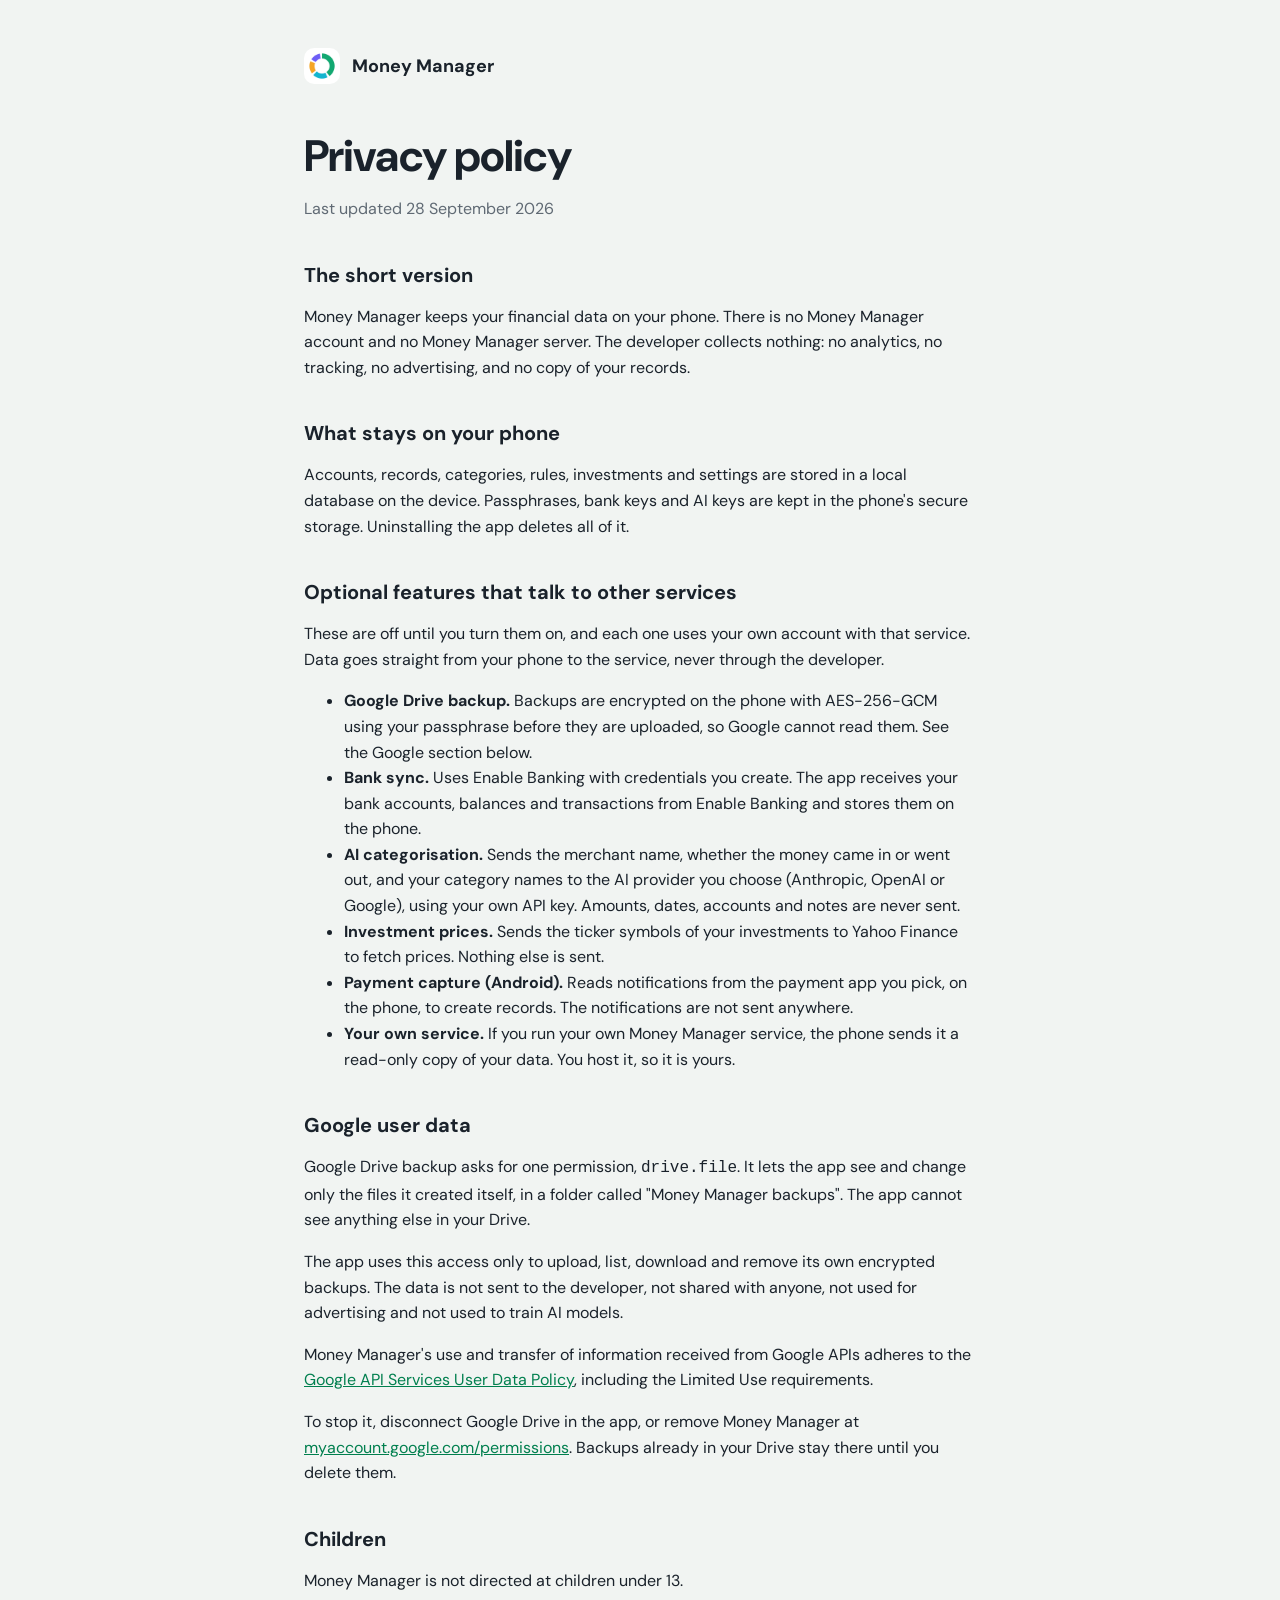
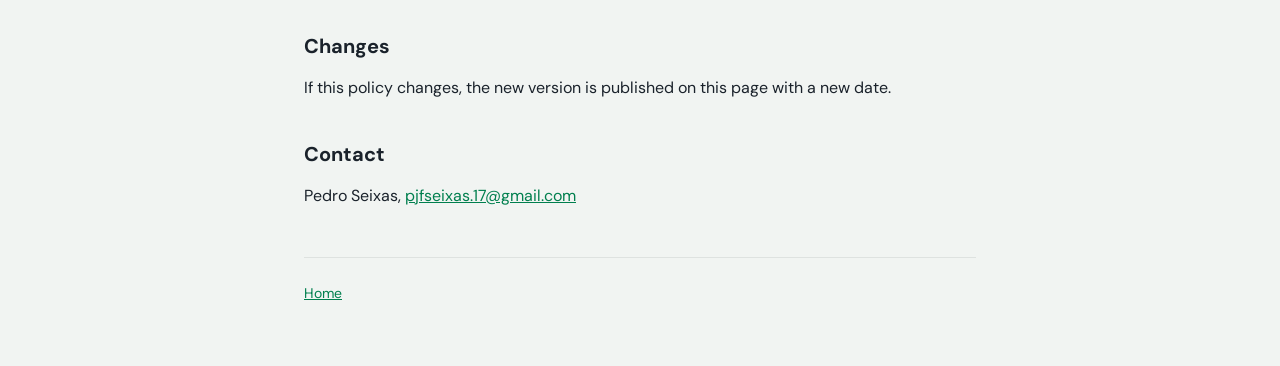
<file: privacy.html>
<!doctype html>
<html lang="en">
  <head>
    <meta charset="utf-8" />
    <meta name="viewport" content="width=device-width, initial-scale=1" />
    <title>Privacy policy · Money Manager</title>
    <link rel="icon" href="icon.png" />
    <link rel="preconnect" href="https://fonts.googleapis.com" />
    <link rel="preconnect" href="https://fonts.gstatic.com" crossorigin />
    <link
      rel="stylesheet"
      href="https://fonts.googleapis.com/css2?family=DM+Sans:wght@400;600;700&display=swap"
    />
    <link rel="stylesheet" href="styles.css" />
  </head>
  <body>
    <main class="policy">
      <a class="brand" href="./"><img src="icon.png" alt="" />Money Manager</a>

      <h1>Privacy policy</h1>
      <p class="updated">Last updated 28 September 2026</p>

      <h2>The short version</h2>
      <p>
        Money Manager keeps your financial data on your phone. There is no Money
        Manager account and no Money Manager server. The developer collects
        nothing: no analytics, no tracking, no advertising, and no copy of your
        records.
      </p>

      <h2>What stays on your phone</h2>
      <p>
        Accounts, records, categories, rules, investments and settings are
        stored in a local database on the device. Passphrases, bank keys and AI
        keys are kept in the phone's secure storage. Uninstalling the app
        deletes all of it.
      </p>

      <h2>Optional features that talk to other services</h2>
      <p>
        These are off until you turn them on, and each one uses your own account
        with that service. Data goes straight from your phone to the service,
        never through the developer.
      </p>
      <ul>
        <li>
          <strong>Google Drive backup.</strong> Backups are encrypted on the
          phone with AES-256-GCM using your passphrase before they are uploaded,
          so Google cannot read them. See the Google section below.
        </li>
        <li>
          <strong>Bank sync.</strong> Uses Enable Banking with credentials you
          create. The app receives your bank accounts, balances and transactions
          from Enable Banking and stores them on the phone.
        </li>
        <li>
          <strong>AI categorisation.</strong> Sends the merchant name, whether
          the money came in or went out, and your category names to the AI
          provider you choose (Anthropic, OpenAI or Google), using your own API
          key. Amounts, dates, accounts and notes are never sent.
        </li>
        <li>
          <strong>Investment prices.</strong> Sends the ticker symbols of your
          investments to Yahoo Finance to fetch prices. Nothing else is sent.
        </li>
        <li>
          <strong>Payment capture (Android).</strong> Reads notifications from
          the payment app you pick, on the phone, to create records. The
          notifications are not sent anywhere.
        </li>
        <li>
          <strong>Your own service.</strong> If you run your own Money Manager
          service, the phone sends it a read-only copy of your data. You host
          it, so it is yours.
        </li>
      </ul>

      <h2>Google user data</h2>
      <p>
        Google Drive backup asks for one permission,
        <code>drive.file</code>. It lets the app see and change only the files
        it created itself, in a folder called "Money Manager backups". The app
        cannot see anything else in your Drive.
      </p>
      <p>
        The app uses this access only to upload, list, download and remove its
        own encrypted backups. The data is not sent to the developer, not shared
        with anyone, not used for advertising and not used to train AI models.
      </p>
      <p>
        Money Manager's use and transfer of information received from Google
        APIs adheres to the
        <a
          href="https://developers.google.com/terms/api-services-user-data-policy"
          >Google API Services User Data Policy</a
        >, including the Limited Use requirements.
      </p>
      <p>
        To stop it, disconnect Google Drive in the app, or remove Money Manager
        at
        <a href="https://myaccount.google.com/permissions"
          >myaccount.google.com/permissions</a
        >. Backups already in your Drive stay there until you delete them.
      </p>

      <h2>Children</h2>
      <p>Money Manager is not directed at children under 13.</p>

      <h2>Changes</h2>
      <p>
        If this policy changes, the new version is published on this page with a
        new date.
      </p>

      <h2>Contact</h2>
      <p>
        Pedro Seixas,
        <a href="mailto:pjfseixas.17@gmail.com">pjfseixas.17@gmail.com</a>
      </p>

      <footer>
        <a href="./">Home</a>
      </footer>
    </main>
  </body>
</html>
</file>
<file: styles.css>
:root {
  --canvas: oklch(0.965 0.005 160);
  --surface: oklch(0.995 0.002 160);
  --sunken: oklch(0.975 0.004 160);
  --hairline: oklch(0.91 0.006 160);
  --ink: oklch(0.25 0.02 250);
  --ink-muted: oklch(0.52 0.02 250);
  --ink-faint: oklch(0.7 0.015 250);
  --primary: oklch(0.64 0.15 160);
  --primary-deep: oklch(0.52 0.13 160);
  --primary-soft: oklch(0.95 0.04 160);
  --expense: oklch(0.58 0.2 22);
  --expense-soft: oklch(0.95 0.03 22);
  --transfer: oklch(0.55 0.02 250);
  --transfer-soft: oklch(0.94 0.008 250);
  --blue: oklch(0.62 0.17 250);

  /* The four colours of the logo ring. */
  --ring-green: oklch(0.64 0.14 160);
  --ring-cyan: oklch(0.71 0.12 210);
  --ring-amber: oklch(0.78 0.16 75);
  --ring-violet: oklch(0.57 0.21 280);
  --tint-green: oklch(0.93 0.05 160);
  --tint-cyan: oklch(0.93 0.045 210);
  --tint-amber: oklch(0.94 0.06 80);
  --tint-violet: oklch(0.93 0.045 285);
  --tint-coral: oklch(0.94 0.04 22);

  --band: oklch(0.34 0.07 165);
  --band-ink: oklch(0.97 0.02 160);
  --band-muted: oklch(0.84 0.05 160);
  --bezel: oklch(0.22 0.015 250);

  --shadow-surface:
    0 1px 2px oklch(0.2 0.02 250 / 0.04), 0 2px 8px oklch(0.2 0.02 250 / 0.04);
  --shadow-float: 0 24px 60px oklch(0.25 0.03 250 / 0.18);
  --ease: cubic-bezier(0.22, 1, 0.36, 1);
  --gutter: clamp(1rem, 4vw, 3rem);

  color-scheme: light dark;
}

@media (prefers-color-scheme: dark) {
  :root {
    --canvas: oklch(0.17 0.01 250);
    --surface: oklch(0.22 0.012 250);
    --sunken: oklch(0.25 0.012 250);
    --hairline: oklch(0.3 0.012 250);
    --ink: oklch(0.95 0.005 160);
    --ink-muted: oklch(0.72 0.015 250);
    --ink-faint: oklch(0.55 0.015 250);
    --primary: oklch(0.7 0.15 160);
    --primary-deep: oklch(0.76 0.14 160);
    --primary-soft: oklch(0.3 0.05 160);
    --expense: oklch(0.72 0.17 22);
    --expense-soft: oklch(0.3 0.05 22);
    --transfer: oklch(0.7 0.015 250);
    --transfer-soft: oklch(0.28 0.012 250);
    --tint-green: oklch(0.25 0.04 160);
    --tint-cyan: oklch(0.25 0.035 210);
    --tint-amber: oklch(0.26 0.04 75);
    --tint-violet: oklch(0.25 0.045 285);
    --tint-coral: oklch(0.25 0.035 22);
    --band: oklch(0.27 0.06 165);
    --bezel: oklch(0.1 0.01 250);
    --shadow-float: 0 24px 60px oklch(0.05 0.01 250 / 0.6);
  }
}

* {
  box-sizing: border-box;
}

body {
  margin: 0;
  background: var(--canvas);
  color: var(--ink);
  font:
    400 1rem/1.6 "DM Sans",
    system-ui,
    sans-serif;
  -webkit-font-smoothing: antialiased;
}

a {
  color: var(--primary-deep);
}

:focus-visible {
  outline: 2px solid var(--primary);
  outline-offset: 3px;
  border-radius: 6px;
}

.brand {
  display: inline-flex;
  align-items: center;
  gap: 0.75rem;
  font-weight: 700;
  font-size: 1.125rem;
  color: var(--ink);
  text-decoration: none;
}

.brand img {
  width: 2.25rem;
  height: 2.25rem;
  border-radius: 10px;
}

.num {
  font-variant-numeric: tabular-nums;
}

/* Privacy policy */

.policy {
  max-width: 44rem;
  margin: 0 auto;
  padding: 3rem 1rem 4rem;
}

.policy h1 {
  margin: 2.5rem 0 1rem;
  font-size: clamp(2rem, 6vw, 2.75rem);
  line-height: 1.1;
  letter-spacing: -0.02em;
}

.policy h2 {
  margin: 2.5rem 0 0.5rem;
  font-size: 1.25rem;
  line-height: 1.3;
}

.policy .updated {
  color: var(--ink-muted);
  margin: 0;
}

.policy footer {
  margin-top: 3rem;
  padding-top: 1.5rem;
  border-top: 1px solid var(--hairline);
  font-size: 0.875rem;
}

/* Landing page */

main {
  overflow-x: clip;
}

.wrap {
  max-width: 76rem;
  margin: 0 auto;
  padding: 0 var(--gutter);
}

.topbar {
  display: flex;
  align-items: center;
  justify-content: space-between;
  gap: 1rem;
  padding-block: 1.25rem;
}

.topbar nav {
  display: flex;
  align-items: center;
  gap: 1.5rem;
  font-size: 0.9375rem;
  font-weight: 500;
}

.topbar nav a {
  color: var(--ink-muted);
  text-decoration: none;
}

.topbar nav a:hover {
  color: var(--ink);
}

.soon {
  display: inline-flex;
  align-items: center;
  gap: 0.5rem;
  padding: 0.375rem 0.875rem;
  border-radius: 999px;
  background: var(--primary-soft);
  color: var(--primary-deep);
  font-weight: 600;
  font-size: 0.8125rem;
  white-space: nowrap;
}

.soon::before {
  content: "";
  width: 0.5rem;
  height: 0.5rem;
  border-radius: 50%;
  background: var(--primary);
}

@media (max-width: 40rem) {
  .topbar nav .hide-sm {
    display: none;
  }
}

h1,
h2,
h3 {
  margin: 0;
  font-weight: 700;
  text-wrap: balance;
}

.display {
  font-size: clamp(2.75rem, 1.4rem + 5.2vw, 5.5rem);
  line-height: 0.98;
  letter-spacing: -0.035em;
}

.display span {
  color: var(--primary);
}

.title {
  font-size: clamp(2.125rem, 1.2rem + 3vw, 3.75rem);
  line-height: 1.04;
  letter-spacing: -0.028em;
}

.lead {
  max-width: 36rem;
  margin: 1.75rem 0 0;
  font-size: clamp(1.0625rem, 1rem + 0.35vw, 1.3125rem);
  line-height: 1.55;
  color: var(--ink-muted);
  text-wrap: pretty;
}

.copy p {
  max-width: 32rem;
  margin: 1.25rem 0 0;
  font-size: 1.0625rem;
  color: var(--ink-muted);
  text-wrap: pretty;
}

.copy p strong {
  color: var(--ink);
  font-weight: 600;
}

.tag {
  display: inline-flex;
  align-items: center;
  gap: 0.375rem;
  margin-bottom: 1.25rem;
  padding: 0.25rem 0.75rem;
  border-radius: 999px;
  background: var(--surface);
  box-shadow: var(--shadow-surface);
  font-size: 0.8125rem;
  font-weight: 600;
}

.tag svg {
  width: 0.9375rem;
  height: 0.9375rem;
}

svg.i {
  width: 1em;
  height: 1em;
  fill: none;
  stroke: currentColor;
  stroke-width: 2;
  stroke-linecap: round;
  stroke-linejoin: round;
  flex: none;
}

/* Store buttons */

.stores {
  display: flex;
  flex-wrap: wrap;
  gap: 0.75rem;
  margin-top: 2.25rem;
}

.store {
  display: inline-flex;
  align-items: center;
  gap: 0.75rem;
  min-width: 11rem;
  min-height: 3.5rem;
  padding: 0.5rem 1.5rem 0.5rem 1.25rem;
  border-radius: 999px;
  background: var(--ink);
  color: var(--canvas);
  line-height: 1.2;
  cursor: default;
}

.store span {
  display: flex;
  flex-direction: column;
}

.store .logo {
  width: 1.625rem;
  height: 1.625rem;
  flex: none;
  fill: currentColor;
}

.store small {
  font-size: 0.6875rem;
  font-weight: 500;
  letter-spacing: 0.04em;
  text-transform: uppercase;
  opacity: 0.7;
}

.store b {
  font-size: 1.0625rem;
  font-weight: 600;
}

/* Security facts under the hero buttons */

.trust {
  display: flex;
  flex-wrap: wrap;
  gap: 0.625rem 1.5rem;
  margin: 1.75rem 0 0;
  padding: 0;
  list-style: none;
  font-size: 0.9375rem;
  font-weight: 500;
  color: var(--ink-muted);
}

.trust li {
  display: flex;
  align-items: center;
  gap: 0.5rem;
}

.trust .i {
  font-size: 1.125rem;
  color: var(--primary);
}

/* Hero */

.hero {
  display: grid;
  grid-template-columns: minmax(0, 1.15fr) minmax(0, 1fr);
  align-items: center;
  gap: 2rem;
  padding-block: clamp(2rem, 6vw, 5rem) clamp(4rem, 9vw, 8rem);
}

.hero-visual {
  position: relative;
  display: grid;
  place-items: center;
  min-height: 680px;
}

.ring {
  position: absolute;
  width: min(860px, 175%);
  aspect-ratio: 1;
  top: 50%;
  left: 50%;
  translate: -50% -50%;
  z-index: 0;
}

.ring circle {
  fill: none;
  stroke-width: 14;
  stroke-dasharray: var(--len) 360;
}

.hero-visual .phone {
  z-index: 1;
}

@media (max-width: 56rem) {
  .hero {
    grid-template-columns: 1fr;
  }
  .hero-visual {
    min-height: 0;
    padding-block: 3rem 1rem;
    overflow: hidden;
    margin-inline: calc(var(--gutter) * -1);
  }
  .ring {
    width: 130%;
  }
}

/* Chapters */

.chapter {
  display: grid;
  grid-template-columns: minmax(0, 1fr) minmax(0, 1fr);
  align-items: center;
  gap: clamp(2.5rem, 6vw, 6rem);
  padding-block: clamp(3.5rem, 8vw, 7rem);
}

.chapter.flip .copy {
  order: 2;
}

.stage {
  position: relative;
  display: grid;
  place-items: center;
  min-height: 700px;
  padding: 3rem 1.5rem;
  border-radius: 32px;
  background: var(--stage, var(--tint-green));
}

@media (max-width: 56rem) {
  .chapter {
    grid-template-columns: 1fr;
  }
  .chapter.flip .copy {
    order: 0;
  }
  .stage {
    min-height: 0;
    margin-inline: calc(var(--gutter) * -1 + 0.5rem);
    padding: 2.5rem 1rem;
    border-radius: 24px;
  }
}

.points {
  display: grid;
  gap: 1rem;
  max-width: 32rem;
  margin: 2rem 0 0;
  padding: 0;
  list-style: none;
}

.points li {
  display: grid;
  grid-template-columns: 2.25rem 1fr;
  gap: 0.875rem;
  align-items: start;
  font-size: 0.9375rem;
  color: var(--ink-muted);
}

.points li b {
  display: block;
  color: var(--ink);
  font-size: 1rem;
  font-weight: 600;
}

.points .glyph {
  display: grid;
  place-items: center;
  width: 2.25rem;
  height: 2.25rem;
  border-radius: 50%;
  background: color-mix(in oklch, var(--c) 16%, transparent);
  color: var(--c);
  font-size: 1.0625rem;
}

/* Phone frame and the app vocabulary inside it */

.phone {
  position: relative;
  width: 300px;
  height: 624px;
  flex: none;
  padding: 9px;
  border-radius: 48px;
  background: var(--bezel);
  box-shadow:
    0 0 0 1px oklch(1 0 0 / 0.06) inset,
    var(--shadow-float);
}

.screen {
  position: relative;
  display: flex;
  flex-direction: column;
  height: 100%;
  overflow: hidden;
  border-radius: 39px;
  background: var(--canvas);
  font-size: 12px;
  line-height: 1.35;
  color: var(--ink);
}

.status {
  display: flex;
  justify-content: space-between;
  align-items: center;
  padding: 14px 26px 6px;
  font-size: 12px;
  font-weight: 600;
}

.status i {
  width: 22px;
  height: 11px;
  border: 1.5px solid currentColor;
  border-radius: 3px;
  position: relative;
  opacity: 0.8;
}

.status i::after {
  content: "";
  position: absolute;
  inset: 1.5px 5px 1.5px 1.5px;
  border-radius: 1px;
  background: currentColor;
}

.body {
  flex: 1;
  display: flex;
  flex-direction: column;
  gap: 10px;
  padding: 8px 14px 14px;
  overflow: hidden;
}

.appbar {
  display: flex;
  align-items: center;
  gap: 8px;
  padding: 6px 14px 4px;
  font-size: 15px;
  font-weight: 600;
}

.appbar .i {
  font-size: 18px;
}

.h {
  font-size: 22px;
  font-weight: 700;
  letter-spacing: -0.02em;
}

.meta {
  color: var(--ink-muted);
  font-size: 11px;
}

.cap {
  color: var(--ink-muted);
  font-size: 9.5px;
  font-weight: 500;
  letter-spacing: 0.06em;
  text-transform: uppercase;
}

.big {
  font-size: 26px;
  font-weight: 700;
  letter-spacing: -0.02em;
  font-variant-numeric: tabular-nums;
}

.surface {
  border-radius: 16px;
  background: var(--surface);
  box-shadow: var(--shadow-surface);
}

.pad {
  padding: 12px;
}

.st {
  font-size: 13px;
  font-weight: 600;
}

.row {
  display: flex;
  align-items: center;
  gap: 10px;
  min-height: 46px;
  padding: 6px 12px;
}

.row + .row {
  border-top: 1px solid var(--hairline);
}

.row .grow {
  flex: 1;
  min-width: 0;
}

.row .name {
  font-weight: 500;
  white-space: nowrap;
  overflow: hidden;
  text-overflow: ellipsis;
}

.amt {
  font-weight: 600;
  font-variant-numeric: tabular-nums;
  white-space: nowrap;
  text-align: right;
}

.out {
  color: var(--expense);
}

.in {
  color: var(--primary-deep);
}

.acc,
.cat {
  display: grid;
  place-items: center;
  width: 30px;
  height: 30px;
  flex: none;
  font-size: 15px;
}

.acc {
  border-radius: 8px;
  background: var(--c);
  color: oklch(0.99 0.005 160);
}

.cat {
  border-radius: 50%;
  background: color-mix(in oklch, var(--c) 16%, transparent);
  color: var(--c);
}

.btn {
  display: flex;
  align-items: center;
  justify-content: center;
  gap: 6px;
  height: 34px;
  padding: 0 14px;
  border-radius: 999px;
  background: var(--primary);
  color: oklch(0.99 0.005 160);
  font-weight: 600;
  font-size: 12px;
}

.btn.ghost {
  background: var(--sunken);
  color: var(--ink);
  box-shadow: 0 0 0 1px var(--hairline) inset;
}

.btn.lg {
  height: 42px;
  font-size: 13px;
}

.chip {
  display: inline-flex;
  align-items: center;
  gap: 5px;
  height: 22px;
  padding: 0 9px;
  border-radius: 999px;
  background: var(--sunken);
  color: var(--ink-muted);
  font-size: 10.5px;
  font-weight: 500;
  white-space: nowrap;
}

.chip.on {
  background: var(--primary-soft);
  color: var(--primary-deep);
}

.chip .dot {
  width: 6px;
  height: 6px;
  border-radius: 50%;
  background: var(--c);
}

.bar {
  height: 7px;
  border-radius: 999px;
  background: var(--canvas);
  overflow: hidden;
}

.bar b {
  display: block;
  height: 100%;
  width: 100%;
  border-radius: inherit;
  background: var(--c);
  transform-origin: left;
  transform: scaleX(var(--v));
}

.tabbar {
  display: flex;
  justify-content: space-around;
  padding: 8px 6px 18px;
  background: var(--surface);
  border-top: 1px solid var(--hairline);
  font-size: 9px;
  color: var(--ink-muted);
}

.tabbar span {
  display: grid;
  justify-items: center;
  gap: 3px;
}

.tabbar .i {
  font-size: 17px;
}

.tabbar .on {
  color: var(--primary);
}

.fab {
  position: absolute;
  right: 14px;
  bottom: 70px;
  display: grid;
  place-items: center;
  width: 46px;
  height: 46px;
  border-radius: 50%;
  background: var(--primary);
  color: oklch(0.99 0.005 160);
  font-size: 22px;
  box-shadow: 0 6px 20px oklch(0.64 0.15 160 / 0.35);
}

/* Overview */

.accounts {
  display: grid;
  grid-template-columns: 1fr 1fr;
  gap: 8px;
}

.accounts .surface {
  display: flex;
  align-items: center;
  gap: 8px;
  padding: 9px;
  min-width: 0;
}

.accounts .name {
  font-weight: 500;
  font-size: 11px;
  white-space: nowrap;
  overflow: hidden;
  text-overflow: ellipsis;
}

.accounts .amt {
  text-align: left;
  font-size: 11.5px;
}

.flow {
  display: grid;
  gap: 8px;
  margin-top: 10px;
}

.flow div {
  display: flex;
  justify-content: space-between;
  margin-bottom: 4px;
  font-size: 11px;
}

/* Record form */

.seg {
  display: grid;
  grid-template-columns: repeat(3, 1fr);
  gap: 3px;
  padding: 3px;
  border-radius: 12px;
  background: var(--surface);
  box-shadow: var(--shadow-surface);
  font-weight: 600;
  font-size: 11.5px;
  color: var(--ink-muted);
  text-align: center;
}

.seg span {
  padding: 8px 0;
  border-radius: 8px;
}

.seg .on {
  background: var(--c);
  color: oklch(0.99 0.005 160);
}

.amount-field {
  padding: 14px 0 6px;
  text-align: center;
}

.amount-field .big {
  font-size: 36px;
}

.field {
  display: flex;
  align-items: center;
  gap: 10px;
  height: 44px;
  padding: 0 10px;
  border-radius: 12px;
  background: var(--surface);
  box-shadow: 0 0 0 1px var(--hairline) inset;
}

.field .grow {
  flex: 1;
  font-weight: 500;
}

.field .i {
  color: var(--ink-muted);
}

.cats {
  display: grid;
  grid-template-columns: repeat(4, 1fr);
  gap: 10px 4px;
  text-align: center;
  font-size: 9.5px;
  color: var(--ink-muted);
}

.cats span {
  display: grid;
  justify-items: center;
  gap: 4px;
}

.cats .cat {
  width: 36px;
  height: 36px;
  font-size: 17px;
}

.cats .picked .cat {
  box-shadow:
    0 0 0 2px var(--surface),
    0 0 0 4px var(--c);
}

.cats .picked {
  color: var(--ink);
  font-weight: 600;
}

.widget {
  position: absolute;
  left: -2.5rem;
  bottom: 4.5rem;
  z-index: 2;
  width: 240px;
  padding: 14px;
  border-radius: 24px;
  background: var(--surface);
  box-shadow: var(--shadow-float);
  font-size: 12px;
}

.widget header {
  display: flex;
  align-items: center;
  gap: 8px;
  margin-bottom: 10px;
}

.widget header img {
  width: 26px;
  height: 26px;
  border-radius: 8px;
}

.widget .amt {
  text-align: left;
  font-size: 18px;
  font-weight: 700;
}

.widget .actions {
  display: grid;
  grid-template-columns: repeat(3, 1fr);
  gap: 6px;
}

.widget .actions span {
  display: grid;
  justify-items: center;
  gap: 2px;
  padding: 7px 0;
  border-radius: 12px;
  background: var(--s);
  color: var(--c);
  font-size: 10.5px;
  font-weight: 600;
}

.widget .actions .i {
  font-size: 15px;
}

.tile-qs {
  position: absolute;
  right: -1.75rem;
  top: 6rem;
  z-index: 2;
  display: flex;
  align-items: center;
  gap: 10px;
  padding: 10px 16px 10px 10px;
  border-radius: 999px;
  background: var(--primary);
  color: oklch(0.99 0.005 160);
  box-shadow: var(--shadow-float);
  font-size: 12px;
  line-height: 1.25;
}

.tile-qs .i {
  box-sizing: content-box;
  padding: 7px;
  border-radius: 50%;
  background: oklch(1 0 0 / 0.2);
  font-size: 16px;
}

.tile-qs small {
  display: block;
  opacity: 0.8;
}

@media (max-width: 56rem) {
  .record-stage {
    display: flex;
    flex-direction: column;
    align-items: center;
  }
  .widget,
  .tile-qs {
    position: relative;
    inset: auto;
  }
  .widget {
    margin-top: -5rem;
  }
  .tile-qs {
    order: -1;
    margin-bottom: 1.25rem;
  }
}

/* Capture */

.capture {
  padding-block: clamp(3.5rem, 8vw, 7rem);
}

.capture .band {
  padding: clamp(2.5rem, 6vw, 5rem) clamp(1.25rem, 5vw, 4.5rem);
  border-radius: 32px;
  background: var(--tint-amber);
}

.capture .copy {
  max-width: 44rem;
}

.flowline {
  display: grid;
  grid-template-columns: 1fr auto 1.15fr auto 1fr;
  align-items: center;
  gap: 1rem;
  margin-top: clamp(2.5rem, 5vw, 4rem);
  font-size: 13px;
  line-height: 1.4;
}

.flowline .arrow {
  display: grid;
  place-items: center;
  color: var(--ink-muted);
  font-size: 1.25rem;
}

.flowline .arrow .i {
  rotate: -90deg;
}

.flowline .step-label {
  margin-bottom: 0.625rem;
  font-size: 0.8125rem;
  font-weight: 600;
  color: var(--ink-muted);
}

.notif {
  display: grid;
  grid-template-columns: 34px 1fr;
  gap: 10px;
  padding: 14px;
  border-radius: 22px;
  background: var(--surface);
  box-shadow: var(--shadow-float);
}

.notif .app {
  display: grid;
  place-items: center;
  width: 34px;
  height: 34px;
  border-radius: 50%;
  background: var(--ink);
  color: var(--canvas);
  font-size: 16px;
}

.notif .meta {
  font-size: 11.5px;
}

.notif b {
  display: block;
  font-size: 14px;
  font-weight: 600;
}

.paycard {
  padding: 16px;
  border-radius: 20px;
  background: var(--surface);
  box-shadow: var(--shadow-float);
}

.paycard .top {
  display: flex;
  align-items: center;
  justify-content: space-between;
  gap: 10px;
}

.paycard .amt {
  font-size: 22px;
  font-weight: 700;
}

.q {
  margin: 14px 0 8px;
  font-weight: 600;
}

.picks {
  display: flex;
  flex-wrap: wrap;
  gap: 6px;
}

.picks span {
  display: inline-flex;
  align-items: center;
  gap: 6px;
  padding: 5px 10px 5px 5px;
  border-radius: 999px;
  background: var(--sunken);
  font-size: 12px;
  font-weight: 500;
}

.picks .cat {
  width: 24px;
  height: 24px;
  font-size: 12px;
}

.picks .on {
  background: var(--primary-soft);
  color: var(--primary-deep);
  box-shadow: 0 0 0 1.5px var(--primary) inset;
}

.saved {
  border-radius: 20px;
  background: var(--surface);
  box-shadow: var(--shadow-float);
  font-size: 13px;
}

.saved .row {
  min-height: 60px;
  padding: 10px 14px;
}

.saved .cat {
  width: 36px;
  height: 36px;
  font-size: 17px;
}

.saved .ok {
  display: flex;
  align-items: center;
  gap: 6px;
  padding: 10px 14px;
  border-top: 1px solid var(--hairline);
  color: var(--primary-deep);
  font-weight: 600;
  font-size: 12px;
}

@media (max-width: 64rem) {
  .flowline {
    grid-template-columns: minmax(0, 26rem);
    justify-content: center;
  }
  .flowline .arrow .i {
    rotate: 0deg;
  }
}

/* Banks */

.banks {
  padding-top: clamp(3.5rem, 8vw, 7rem);
}

.banks .chapter {
  padding-top: clamp(2.5rem, 5vw, 4.5rem);
}

.marquee {
  display: grid;
  gap: 14px;
  margin-top: clamp(2.5rem, 5vw, 4rem);
  overflow: hidden;
  mask-image: linear-gradient(
    to right,
    transparent,
    black 12%,
    black 88%,
    transparent
  );
}

.lane {
  display: flex;
  width: max-content;
}

.track {
  display: flex;
  gap: 14px;
  margin: 0;
  padding: 0 14px 0 0;
  list-style: none;
}

/* Logos keep their own colours, so the tiles stay light in dark mode too. */
.track li {
  display: flex;
  align-items: center;
  gap: 10px;
  flex: none;
  height: 76px;
  padding: 0 30px;
  border-radius: 20px;
  background: oklch(0.995 0.002 160);
  box-shadow: var(--shadow-surface);
  color: oklch(0.45 0.13 250);
  font-weight: 600;
  white-space: nowrap;
}

.track img {
  display: block;
  width: auto;
  height: var(--h, 24px);
}

@media (max-width: 40rem) {
  .track li {
    height: 60px;
    padding: 0 20px;
  }

  .track img {
    height: calc(var(--h, 24px) * 0.8);
  }
}

.marquee-note {
  margin-top: 1.25rem;
  margin-bottom: 0;
  text-align: center;
  color: var(--ink-muted);
}

@media (prefers-reduced-motion: no-preference) {
  .lane {
    animation: marquee 70s linear infinite;
  }

  .lane.reverse {
    animation-direction: reverse;
  }

  .marquee:hover .lane {
    animation-play-state: paused;
  }
}

@keyframes marquee {
  to {
    transform: translateX(-50%);
  }
}

/* Review */

.screen .q {
  margin: 12px 0 6px;
  font-size: 12px;
}

.screen .picks span {
  gap: 4px;
  padding: 3px 8px 3px 3px;
  font-size: 10.5px;
}

.screen .picks .cat {
  width: 20px;
  height: 20px;
  font-size: 11px;
}

/* AI */

.sent {
  display: grid;
  gap: 6px;
}

.sent .lines {
  display: grid;
  gap: 4px;
  margin-top: 4px;
  padding-top: 8px;
  border-top: 1px solid var(--hairline);
  color: var(--ink-faint);
  font-size: 11px;
}

.suggestion {
  left: auto;
  right: -2.5rem;
  bottom: 9rem;
  width: 260px;
}

.suggestion .row {
  padding: 8px 0 12px;
}

.review-card .src {
  display: flex;
  align-items: center;
  gap: 6px;
  color: var(--ink-muted);
  font-size: 10.5px;
  font-weight: 500;
}

.review-card .who {
  display: flex;
  justify-content: space-between;
  align-items: baseline;
  margin: 8px 0 2px;
}

.review-card .who b {
  font-size: 17px;
  font-weight: 700;
}

.review-card .who .amt {
  font-size: 17px;
}

.suggest {
  display: flex;
  align-items: center;
  gap: 10px;
  margin: 12px 0;
  padding: 9px;
  border-radius: 12px;
  background: var(--sunken);
}

.suggest .grow {
  flex: 1;
}

.suggest .meta {
  display: flex;
  align-items: center;
  gap: 4px;
}

.two {
  display: grid;
  grid-template-columns: 1fr 1fr;
  gap: 6px;
}

.synced {
  display: flex;
  align-items: center;
  gap: 8px;
  padding: 9px 12px;
  font-size: 11px;
  color: var(--ink-muted);
}

.synced .i {
  color: var(--primary);
  font-size: 13px;
}

/* Stats */

.stats {
  padding-block: clamp(3.5rem, 8vw, 7rem);
}

.split-head {
  display: grid;
  grid-template-columns: minmax(0, 1fr) minmax(0, 1fr);
  gap: clamp(1.5rem, 5vw, 6rem);
  align-items: end;
}

.split-head .copy p {
  margin: 0;
}

.board {
  position: relative;
  margin-top: clamp(2.5rem, 5vw, 4rem);
  padding: clamp(1rem, 3vw, 2rem);
  border-radius: 32px;
  background: var(--tint-violet);
}

.board .surface {
  display: grid;
  grid-template-columns: minmax(0, 0.9fr) minmax(0, 1.1fr);
  gap: clamp(1.5rem, 4vw, 3.5rem);
  align-items: center;
  padding: clamp(1.25rem, 3vw, 2.5rem);
  border-radius: 24px;
  font-size: 14px;
}

.board .chips {
  grid-column: 1 / -1;
  display: flex;
  gap: 8px;
  overflow: hidden;
  mask-image: linear-gradient(to right, black 85%, transparent);
}

.board .chip {
  height: 32px;
  padding: 0 14px;
  font-size: 13px;
}

.donut {
  position: relative;
  width: min(100%, 340px);
  aspect-ratio: 1;
  justify-self: center;
}

.donut svg {
  width: 100%;
  height: 100%;
  rotate: -90deg;
}

.donut circle {
  fill: none;
  stroke-width: 5.5;
  stroke-dasharray: var(--len) 100;
}

.donut .center {
  position: absolute;
  inset: 0;
  display: grid;
  place-content: center;
  text-align: center;
}

.donut .center b {
  font-size: clamp(1.5rem, 1rem + 1.8vw, 2.25rem);
  font-weight: 700;
  letter-spacing: -0.02em;
  font-variant-numeric: tabular-nums;
}

.donut .center span {
  color: var(--ink-muted);
  font-size: 0.875rem;
}

.catlist .row {
  min-height: 54px;
  padding: 8px 4px;
}

.catlist .cat {
  width: 36px;
  height: 36px;
  font-size: 17px;
}

.catlist .share {
  width: 3.25rem;
  color: var(--ink-muted);
  font-variant-numeric: tabular-nums;
  text-align: right;
  font-size: 13px;
}

.catlist .sub {
  padding-left: 50px;
  min-height: 40px;
  font-size: 13px;
  color: var(--ink-muted);
}

.catlist .sub .amt {
  font-weight: 500;
}

.catlist .open .i.chev {
  rotate: 90deg;
}

.catlist .chev {
  color: var(--ink-faint);
  transition: rotate 200ms var(--ease);
}

.drill {
  position: absolute;
  right: clamp(1.5rem, 5vw, 4rem);
  bottom: -1.5rem;
  display: flex;
  align-items: center;
  gap: 10px;
  padding: 10px 16px;
  border-radius: 999px;
  background: var(--ink);
  color: var(--canvas);
  font-size: 0.875rem;
  box-shadow: var(--shadow-float);
}

.drill .i {
  font-size: 1rem;
}

@media (max-width: 56rem) {
  .split-head,
  .board .surface {
    grid-template-columns: 1fr;
  }
  .board {
    margin-inline: calc(var(--gutter) * -1 + 0.5rem);
    border-radius: 24px;
  }
  .drill {
    position: static;
    margin-top: 1rem;
    width: fit-content;
  }
}

/* Investments and debts */

.pair {
  display: grid;
  grid-template-columns: minmax(0, 1.2fr) minmax(0, 1fr);
  gap: clamp(1rem, 3vw, 2rem);
  margin-top: clamp(2.5rem, 5vw, 4rem);
}

.pair > div {
  padding: clamp(1rem, 3vw, 2rem);
  border-radius: 32px;
  background: var(--stage);
}

.pair .surface {
  font-size: 14px;
  border-radius: 20px;
}

.pair .row {
  min-height: 60px;
  padding: 10px 18px;
}

.pair .acc,
.pair .cat {
  width: 36px;
  height: 36px;
  font-size: 17px;
}

.pair .meta {
  font-size: 12.5px;
}

.pair-head {
  padding: 18px 18px 14px;
  border-bottom: 1px solid var(--hairline);
}

.pair-head .big {
  margin-top: 2px;
  font-size: 30px;
}

.pair-note {
  display: flex;
  gap: 10px;
  align-items: flex-start;
  max-width: 30rem;
  margin: 1.25rem 0.25rem 0;
  font-size: 0.9375rem;
  color: var(--ink-muted);
}

.pair-note .i {
  margin-top: 0.25rem;
  color: var(--c);
}

.pair-note b {
  color: var(--ink);
  font-weight: 600;
}

.three {
  display: grid;
  grid-template-columns: repeat(3, 1fr);
  padding: 14px 18px 18px;
  gap: 8px;
}

.three .amt {
  text-align: left;
  font-size: 15px;
}

.debt {
  display: flex;
  flex-direction: column;
  gap: 12px;
}

.debt .bar {
  height: 9px;
  margin: 0 18px;
}

@media (max-width: 56rem) {
  .pair {
    grid-template-columns: 1fr;
  }
  .pair > div {
    margin-inline: calc(var(--gutter) * -1 + 0.5rem);
    border-radius: 24px;
  }
}

/* Bills */

.bills .surface {
  width: min(100%, 26rem);
  font-size: 14px;
  border-radius: 20px;
  box-shadow: var(--shadow-float);
}

.bills .row {
  min-height: 62px;
  padding: 10px 18px;
}

.bills .cat {
  width: 36px;
  height: 36px;
  font-size: 17px;
}

.bills .meta {
  font-size: 12.5px;
}

.bills .seg {
  margin: 4px 18px 18px;
  box-shadow: none;
  background: var(--sunken);
  font-size: 12px;
}

.bills .st {
  padding: 18px 18px 6px;
  font-size: 15px;
}

.bills .stage {
  min-height: 560px;
}

/* Privacy band */

.privacy {
  position: relative;
  overflow: hidden;
  margin-block: clamp(3rem, 7vw, 6rem);
  padding-block: clamp(4rem, 10vw, 8.5rem);
  background: var(--band);
  color: var(--band-ink);
}

.privacy .ring {
  width: min(900px, 140vw);
  left: auto;
  right: -26%;
  translate: 0 -50%;
  opacity: 0.1;
}

.privacy .wrap {
  position: relative;
}

.privacy .title {
  max-width: 14ch;
  font-size: clamp(2.5rem, 1.2rem + 5vw, 5.5rem);
}

.privacy .lead {
  color: var(--band-muted);
}

.privacy .lead a {
  color: var(--band-ink);
  font-weight: 600;
}

.facts {
  display: grid;
  grid-template-columns: repeat(2, minmax(0, 1fr));
  gap: 0 clamp(2rem, 6vw, 6rem);
  max-width: 64rem;
  margin: clamp(3rem, 6vw, 5rem) 0 0;
  padding: 0;
  list-style: none;
}

.facts li {
  padding-block: 1.5rem;
  border-top: 1px solid oklch(1 0 0 / 0.18);
}

.facts h3 {
  display: flex;
  align-items: center;
  gap: 0.75rem;
  font-size: clamp(1.25rem, 1rem + 0.8vw, 1.625rem);
  letter-spacing: -0.015em;
}

.facts h3 .i {
  color: var(--ring-amber);
}

.facts p {
  max-width: 30rem;
  margin: 0.625rem 0 0;
  color: var(--band-muted);
}

@media (max-width: 44rem) {
  .facts {
    grid-template-columns: 1fr;
  }
}

/* Details */

.details {
  padding-block: clamp(3.5rem, 8vw, 7rem);
}

.detail-list {
  display: grid;
  grid-template-columns: repeat(auto-fit, minmax(17rem, 1fr));
  gap: 0 clamp(2rem, 4vw, 3.5rem);
  margin: clamp(2.5rem, 5vw, 4rem) 0 0;
  padding: 0;
  list-style: none;
}

.detail-list li {
  display: grid;
  grid-template-columns: auto 1fr;
  gap: 0.25rem 0.875rem;
  padding-block: 1.25rem;
  border-top: 1px solid var(--hairline);
  align-content: start;
}

.detail-list .i {
  grid-row: span 2;
  margin-top: 0.2rem;
  font-size: 1.25rem;
  color: var(--c);
}

.detail-list b {
  font-weight: 600;
  font-size: 1.0625rem;
}

.detail-list span {
  color: var(--ink-muted);
  font-size: 0.9375rem;
}

/* Closing */

.closing {
  padding-block: clamp(3rem, 8vw, 7rem) clamp(3rem, 6vw, 5rem);
}

.closing .title {
  max-width: 18ch;
}

.site-footer {
  display: flex;
  flex-wrap: wrap;
  align-items: center;
  justify-content: space-between;
  gap: 1rem 2rem;
  padding-block: 2rem 3rem;
  background: linear-gradient(var(--hairline), var(--hairline)) center top /
    calc(100% - 2 * var(--gutter)) 1px no-repeat;
  color: var(--ink-muted);
  font-size: 0.875rem;
}

.site-footer nav {
  display: flex;
  gap: 1.5rem;
}

.site-footer a {
  color: var(--ink-muted);
}

.site-footer a:hover {
  color: var(--ink);
}

/* Motion. Content is visible without JavaScript; reveals only run when the
   script has marked the page and motion is allowed. */

@media (prefers-reduced-motion: no-preference) {
  html {
    scroll-behavior: smooth;
  }

  .js .reveal {
    opacity: 0;
    translate: 0 28px;
    transition:
      opacity 800ms var(--ease),
      translate 900ms var(--ease);
    transition-delay: var(--d, 0ms);
  }

  .js .reveal.seen {
    opacity: 1;
    translate: 0 0;
  }

  .js .ring circle {
    stroke-dasharray: 0 360;
    transition: stroke-dasharray 1400ms var(--ease);
    transition-delay: var(--d, 0ms);
  }

  .js .ring.seen circle {
    stroke-dasharray: var(--len) 360;
  }

  .js .donut circle {
    stroke-dasharray: 0 100;
    transition: stroke-dasharray 1100ms var(--ease);
    transition-delay: var(--d, 0ms);
  }

  .js .seen .donut circle {
    stroke-dasharray: var(--len) 100;
  }

  .js .reveal .bar b {
    transform: scaleX(0);
    transition: transform 900ms var(--ease) 300ms;
  }

  .js .reveal.seen .bar b {
    transform: scaleX(var(--v));
  }
}
</file>
